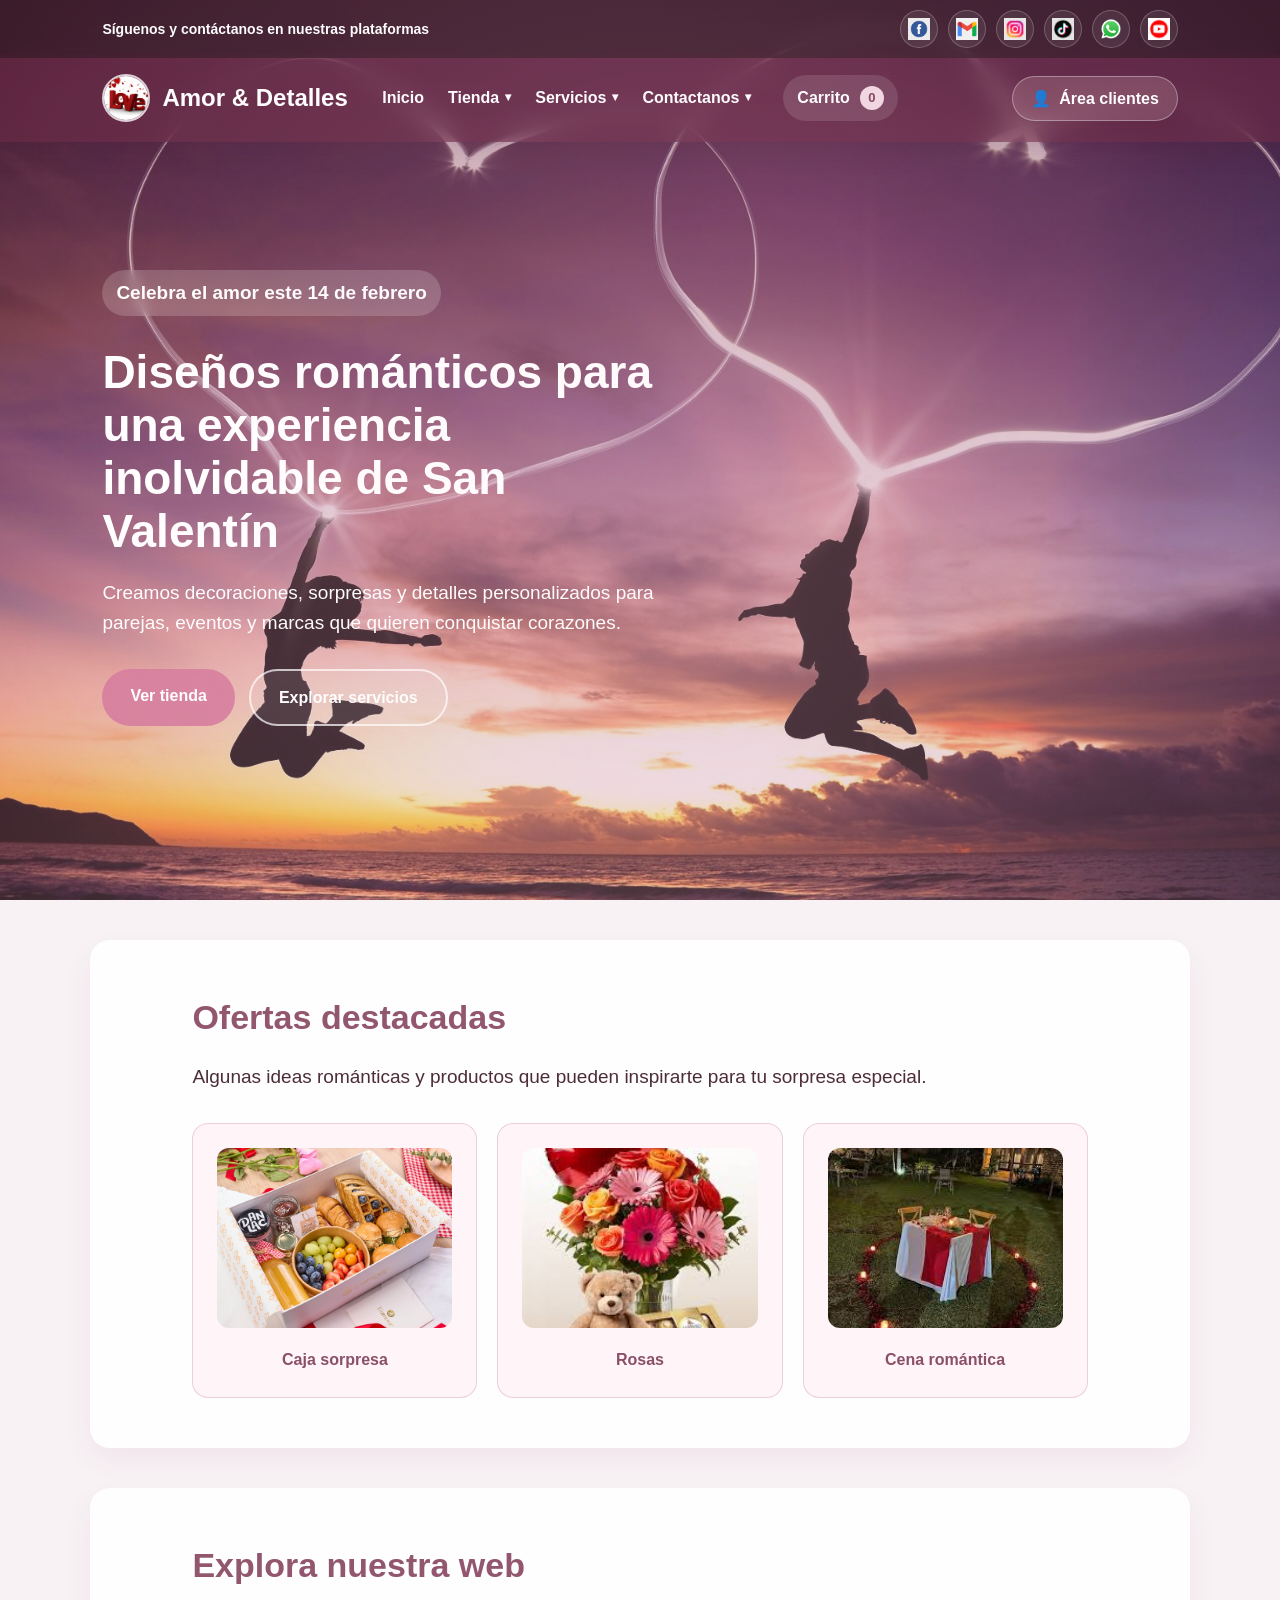
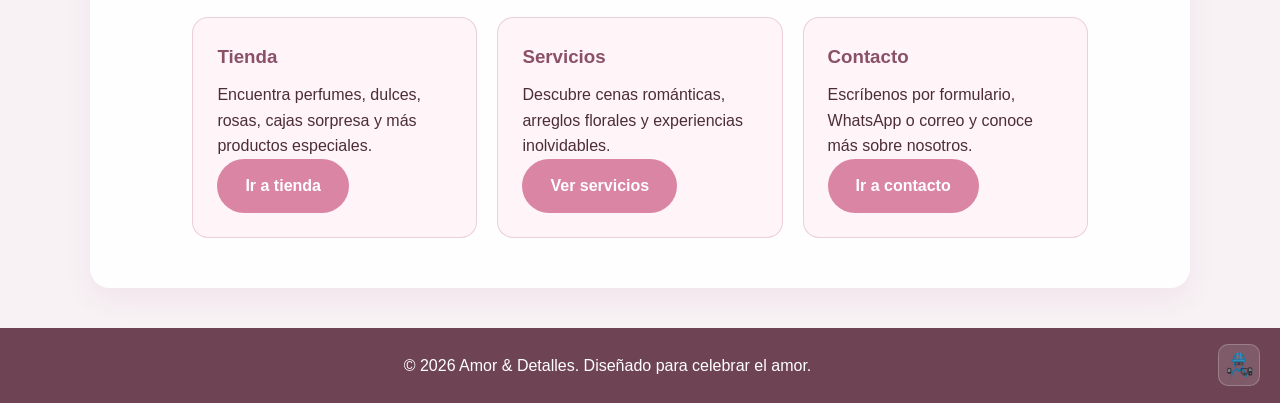
<file: index.html>
<!DOCTYPE html>
<html lang="es">
<head>
  <meta charset="UTF-8" />
  <meta name="viewport" content="width=device-width, initial-scale=1.0" />
  <title>San Valentín | Amor & Detalles</title>
  <link rel="icon" type="image/jpeg" href="img/logo.jpeg" />
  <link rel="stylesheet" href="styles.css" />
  <link rel="stylesheet" href="client-auth.css?v=3" />
  <link rel="stylesheet" href="admin-footer.css?v=1" />
</head>
<body>
  <div id="intro-effects" class="intro-effects" aria-hidden="true"></div>

  <header class="hero" id="inicio">
    <div class="topbar">
      <div class="topbar-text">Síguenos y contáctanos en nuestras plataformas</div>
      <div class="social-links">
        <a href="https://www.facebook.com/brunoyosiney.sanchezibanez.1" target="_blank" rel="noopener noreferrer" aria-label="Facebook"><img src="Flogo.jpg" alt="Facebook" /></a>
        <a href="mailto:brunosanchez654@gmail.com" aria-label="Gmail"><img src="GMlogo.png" alt="Gmail" /></a>
        <a href="https://www.instagram.com/jsmith0980/" target="_blank" rel="noopener noreferrer" aria-label="Instagram"><img src="IGlogo.avif" alt="Instagram" /></a>
        <a href="https://www.tiktok.com/@laplace444" target="_blank" rel="noopener noreferrer" aria-label="TikTok"><img src="TTlogo.avif" alt="TikTok" /></a>
        <a href="https://wa.me/51940705646" target="_blank" rel="noopener noreferrer" aria-label="WhatsApp"><img src="Wlogo.webp" alt="WhatsApp" /></a>
        <a href="https://www.youtube.com/@brunosanchez2800" target="_blank" rel="noopener noreferrer" aria-label="YouTube"><img src="YTlogo.avif" alt="YouTube" /></a>
      </div>
    </div>

    <nav class="navbar">
      <h1 class="logo">
        <img src="img/logo.jpeg" alt="Logo Amor & Detalles" />
        <span>Amor & Detalles</span>
      </h1>
      <ul class="nav-menu">
        <li><a href="index.html">Inicio</a></li>
        <li class="dropdown">
          <a href="tienda.html">Tienda</a>
          <div class="dropdown-menu mega-menu">
            <div class="dropdown-column">
              <h4>Productos</h4>
              <a href="tienda.html#pr1">PR1: Perfumes</a>
              <a href="tienda.html#pr2">PR2: Productos de limpieza</a>
              <a href="tienda.html#pr3">PR3: Dulces</a>
              <a href="tienda.html#pr4">PR4: Regalos decorados</a>
            </div>
            <div class="dropdown-column">
              <h4>Colecciones</h4>
              <a href="tienda.html#pr5">PR5: Cuidado de la piel</a>
              <a href="tienda.html#pr6">PR6: Caja sorpresa</a>
              <a href="tienda.html#pr7">PR7: Productos faciales</a>
            </div>
            <div class="dropdown-column">
              <h4>Especiales</h4>
              <a href="tienda.html#pr8">PR8: Rosas</a>
              <a href="tienda.html#pr9">PR9: Similares</a>
            </div>
          </div>
        </li>
        <li class="dropdown">
          <a href="servicios.html">Servicios</a>
          <div class="dropdown-menu">
            <a href="servicios.html#cenas-romanticas">Cenas románticas</a>
            <a href="servicios.html#arreglos-florales">Arreglos florales</a>
            <a href="servicios.html#momentos-inolvidables">Momentos inolvidables</a>
          </div>
        </li>
        <li class="dropdown">
          <a href="contacto.html">Contactanos</a>
          <div class="dropdown-menu">
            <a href="contacto.html#contacto-form">Escríbenos</a>
            <a href="https://wa.me/51940705646" target="_blank" rel="noopener noreferrer">WhatsApp directo</a>
            <a href="mailto:brunosanchez654@gmail.com">Correo electrónico</a>
            <a href="contacto.html#footer-info">Información general</a>
            <a href="contacto.html#nosotros">Nosotros</a>
          </div>
        </li>
        <li class="cart-link-item"><a href="carrito.html" class="cart-link">Carrito <span class="cart-count">0</span></a></li>
      </ul>
      <div id="customer-access" class="customer-access">
        <button id="customer-button" class="customer-button" type="button">
          <span>👤</span>
          <strong id="customer-button-text">Área clientes</strong>
        </button>
        <div id="customer-panel" class="customer-panel"></div>
      </div>
    </nav>

    <div class="hero-content">
      <p class="tagline">Celebra el amor este 14 de febrero</p>
      <h2>Diseños románticos para una experiencia inolvidable de San Valentín</h2>
      <p>Creamos decoraciones, sorpresas y detalles personalizados para parejas, eventos y marcas que quieren conquistar corazones.</p>
      <div class="hero-actions">
        <a class="btn" href="tienda.html">Ver tienda</a>
        <a class="btn btn-outline" href="servicios.html">Explorar servicios</a>
      </div>
    </div>
  </header>

  <main>
    <section class="section offers-section">
      <h2>Ofertas destacadas</h2>
      <p class="section-text">Algunas ideas románticas y productos que pueden inspirarte para tu sorpresa especial.</p>
      <div class="category-grid">
        <a class="category-card" href="tienda.html#pr6"><img src="img/PR6.jpg" alt="Caja sorpresa" /><span>Caja sorpresa</span></a>
        <a class="category-card" href="tienda.html#pr8"><img src="img/PR8.jpeg" alt="Rosas" /><span>Rosas</span></a>
        <a class="category-card" href="servicios.html#cenas-romanticas"><img src="img/cenaSV.jpeg" alt="Cena romántica" /><span>Cena romántica</span></a>
      </div>
    </section>

    <section class="section quick-links-section">
      <h2>Explora nuestra web</h2>
      <div class="cards service-page-grid">
        <article class="card"><h3>Tienda</h3><p>Encuentra perfumes, dulces, rosas, cajas sorpresa y más productos especiales.</p><a class="btn" href="tienda.html">Ir a tienda</a></article>
        <article class="card"><h3>Servicios</h3><p>Descubre cenas románticas, arreglos florales y experiencias inolvidables.</p><a class="btn" href="servicios.html">Ver servicios</a></article>
        <article class="card"><h3>Contacto</h3><p>Escríbenos por formulario, WhatsApp o correo y conoce más sobre nosotros.</p><a class="btn" href="contacto.html">Ir a contacto</a></article>
      </div>
    </section>
  </main>

  <div id="ui-toast" class="ui-toast" aria-live="polite"></div>

  <footer id="footer-info" class="site-footer">
    <p>© 2026 Amor & Detalles. Diseñado para celebrar el amor.</p>
    <a class="admin-footer-button" href="admin/" title="Acceso administrador" aria-label="Acceso administrador">
      <img src="img/admin-icon.svg" alt="Administrador" />
    </a>
  </footer>

  <script src="app.js"></script>
  <script src="fuction.js"></script>
  <script src="client-auth.js?v=3"></script>
</body>
</html>
</file>
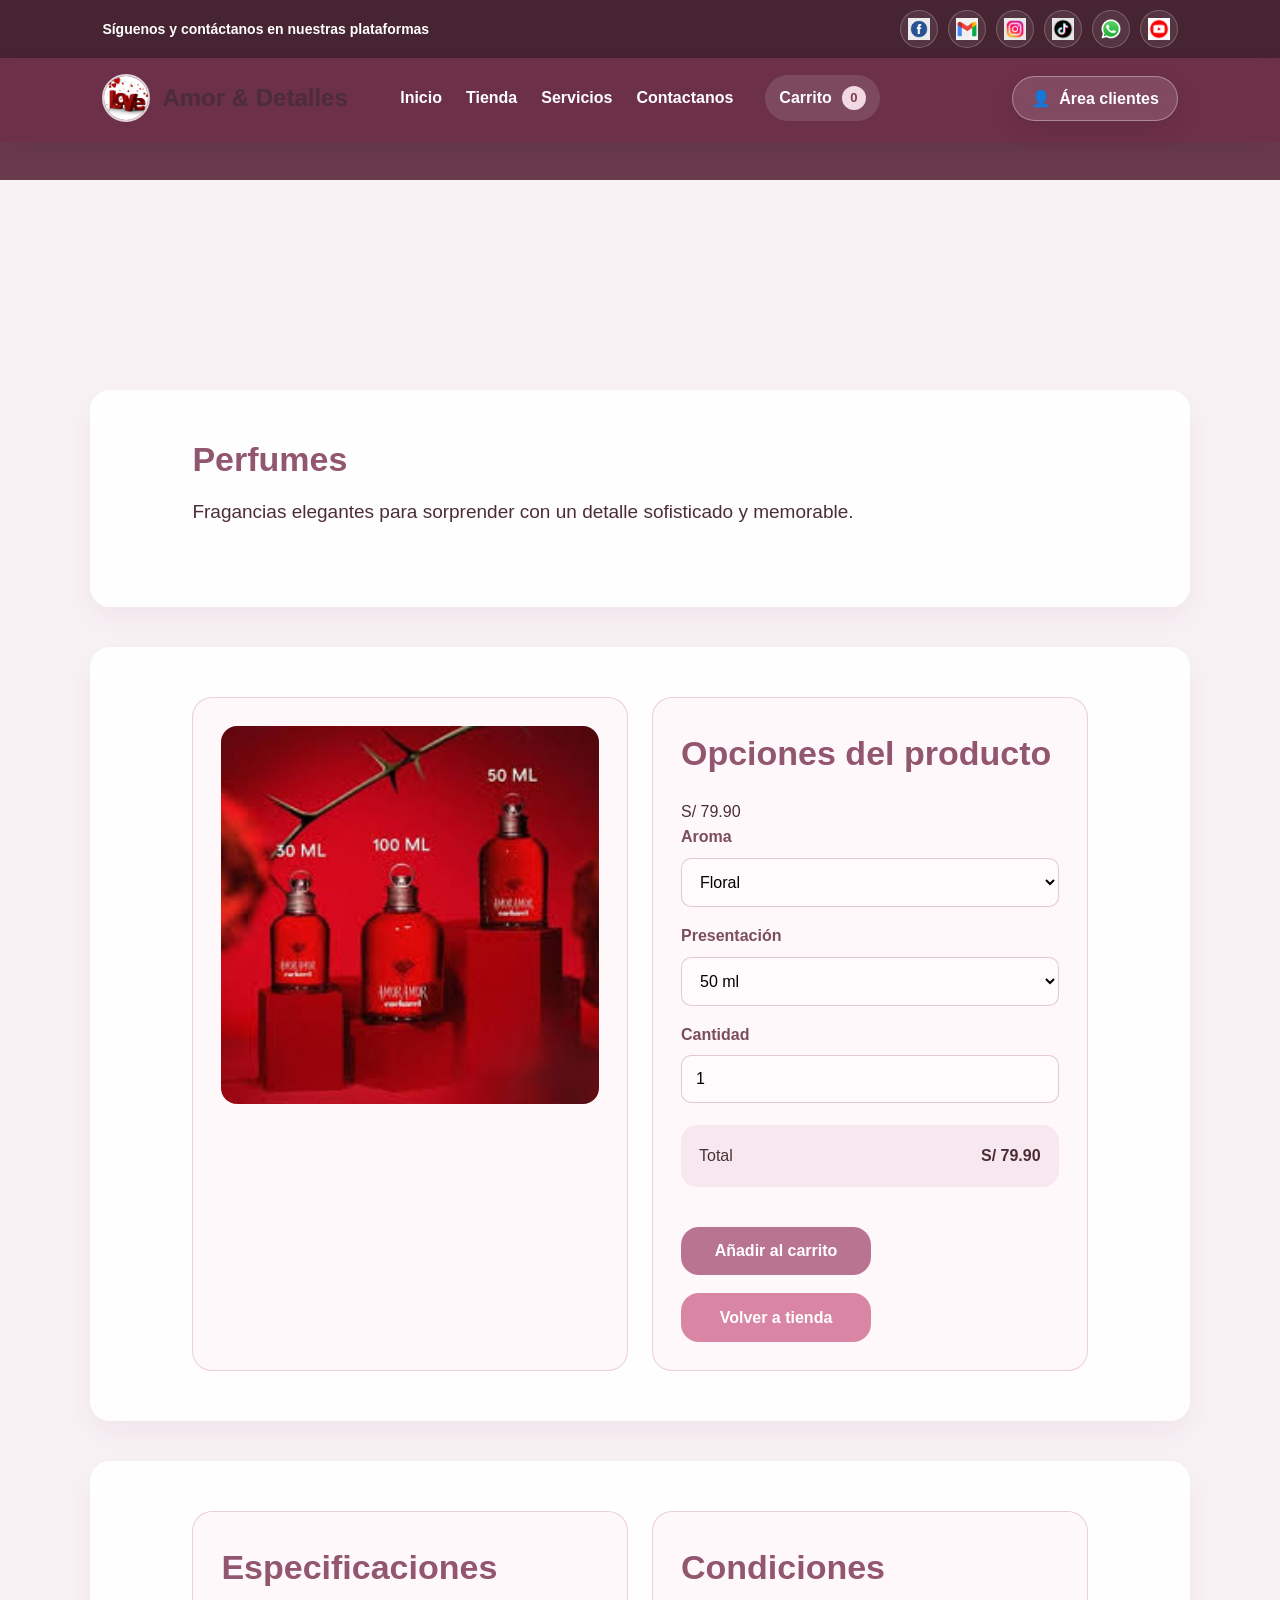
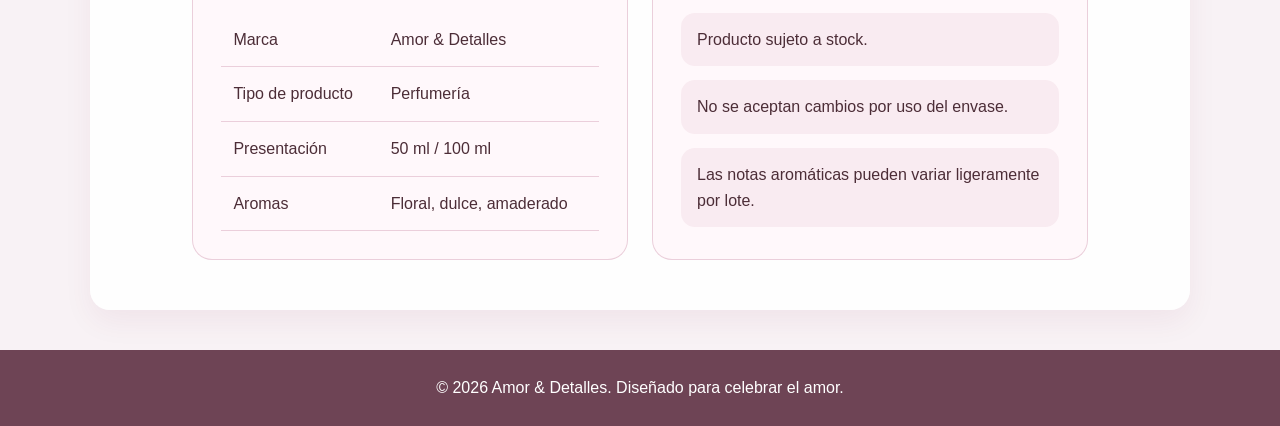
<file: products/index.html>
<!DOCTYPE html>
<html lang="es">
<head>
  <meta charset="UTF-8" />
  <meta name="viewport" content="width=device-width, initial-scale=1.0" />
  <title>Detalle de producto | Amor & Detalles</title>
  <link rel="icon" type="image/jpeg" href="../img/logo.jpeg" />
  <link rel="stylesheet" href="../styles.css" />
  <link rel="stylesheet" href="../client-auth.css?v=4" />
  <style>
    #product-detail-form button[type="submit"]{width:190px;min-height:48px;margin-top:18px;display:inline-flex;align-items:center;justify-content:center;border-radius:18px}.product-back-actions{margin-top:18px;display:flex;align-items:center;justify-content:flex-start}.product-back-actions .related-link{width:190px;min-height:48px;display:inline-flex;align-items:center;justify-content:center;text-align:center;border-radius:18px;padding:12px 20px}@media (max-width:768px){#product-detail-form button[type="submit"],.product-back-actions .related-link{width:100%}}
  </style>
</head>
<body data-page="product-detail" data-asset-prefix="../">
  <header class="subpage-header">
    <div class="topbar"><div class="topbar-text">Síguenos y contáctanos en nuestras plataformas</div><div class="social-links"><a href="https://www.facebook.com/brunoyosiney.sanchezibanez.1" target="_blank" rel="noopener noreferrer"><img src="../Flogo.jpg" alt="Facebook" /></a><a href="mailto:brunosanchez654@gmail.com"><img src="../GMlogo.png" alt="Gmail" /></a><a href="https://www.instagram.com/jsmith0980/" target="_blank" rel="noopener noreferrer"><img src="../IGlogo.avif" alt="Instagram" /></a><a href="https://www.tiktok.com/@laplace444" target="_blank" rel="noopener noreferrer"><img src="../TTlogo.avif" alt="TikTok" /></a><a href="https://wa.me/51940705646" target="_blank" rel="noopener noreferrer"><img src="../Wlogo.webp" alt="WhatsApp" /></a><a href="https://www.youtube.com/@brunosanchez2800" target="_blank" rel="noopener noreferrer"><img src="../YTlogo.avif" alt="YouTube" /></a></div></div>
    <nav class="navbar"><h1 class="logo"><img src="../img/logo.jpeg" alt="Logo Amor & Detalles" /><span>Amor & Detalles</span></h1><ul class="nav-menu"><li><a href="../index.html">Inicio</a></li><li><a href="../tienda.html">Tienda</a></li><li><a href="../servicios.html">Servicios</a></li><li><a href="../contacto.html">Contactanos</a></li><li class="cart-link-item"><a href="../carrito.html" class="cart-link">Carrito <span class="cart-count">0</span></a></li></ul></nav>
  </header>
  <main class="subpage-main">
    <section class="section page-hero compact-hero"><h2 id="detail-title">Producto</h2><p id="detail-description" class="section-text"></p></section>
    <section class="section info-grid-section"><div class="info-box"><img id="detail-image" src="" alt="Producto" style="width:100%;border-radius:16px;max-height:420px;object-fit:cover;" /></div><div class="info-box"><h2>Opciones del producto</h2><div class="detail-price" id="detail-price"></div><div id="detail-form-wrap"></div><div class="product-back-actions"><a class="btn related-link" href="../tienda.html">Volver a tienda</a></div></div></section>
    <section class="section info-grid-section"><div class="info-box"><h2>Especificaciones</h2><table class="specs-table"><tbody id="detail-specs"></tbody></table></div><div class="info-box"><h2>Condiciones</h2><div class="terms-list" id="detail-conditions"></div></div></section>
  </main>
  <div id="ui-toast" class="ui-toast" aria-live="polite"></div><footer id="footer-info"><p>© 2026 Amor & Detalles. Diseñado para celebrar el amor.</p></footer><script src="../app.js"></script><script src="../client-auth.js?v=4"></script>
</body>
</html>
</file>
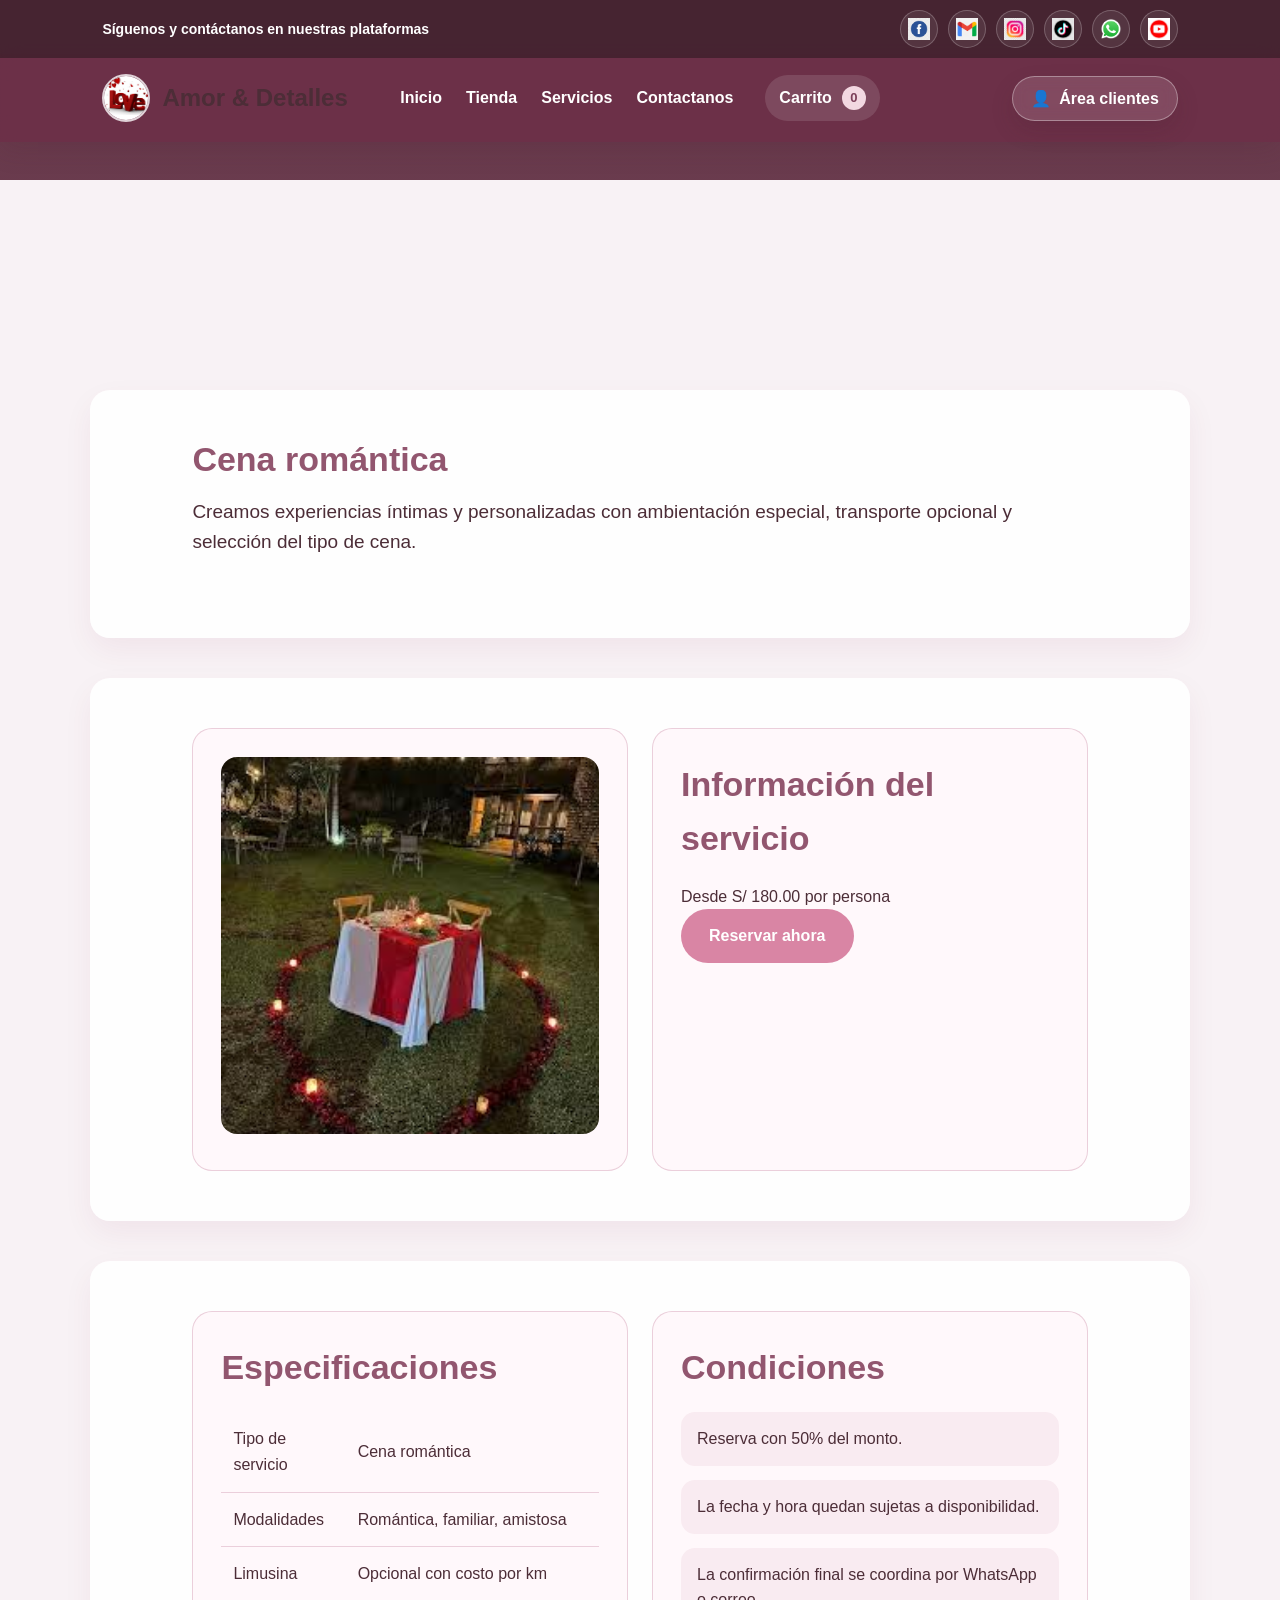
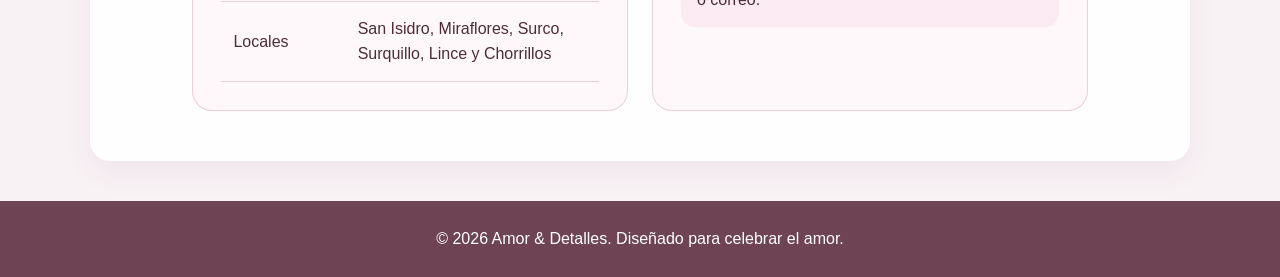
<file: services/index.html>
<!DOCTYPE html>
<html lang="es">
<head>
  <meta charset="UTF-8" />
  <meta name="viewport" content="width=device-width, initial-scale=1.0" />
  <title>Detalle de servicio | Amor & Detalles</title>
  <link rel="icon" type="image/jpeg" href="../img/logo.jpeg" />
  <link rel="stylesheet" href="../styles.css" />
  <link rel="stylesheet" href="../client-auth.css?v=4" />
</head>
<body data-page="service-detail" data-asset-prefix="../">
  <header class="subpage-header">
    <div class="topbar"><div class="topbar-text">Síguenos y contáctanos en nuestras plataformas</div><div class="social-links"><a href="https://www.facebook.com/brunoyosiney.sanchezibanez.1" target="_blank" rel="noopener noreferrer"><img src="../Flogo.jpg" alt="Facebook" /></a><a href="mailto:brunosanchez654@gmail.com"><img src="../GMlogo.png" alt="Gmail" /></a><a href="https://www.instagram.com/jsmith0980/" target="_blank" rel="noopener noreferrer"><img src="../IGlogo.avif" alt="Instagram" /></a><a href="https://www.tiktok.com/@laplace444" target="_blank" rel="noopener noreferrer"><img src="../TTlogo.avif" alt="TikTok" /></a><a href="https://wa.me/51940705646" target="_blank" rel="noopener noreferrer"><img src="../Wlogo.webp" alt="WhatsApp" /></a><a href="https://www.youtube.com/@brunosanchez2800" target="_blank" rel="noopener noreferrer"><img src="../YTlogo.avif" alt="YouTube" /></a></div></div>
    <nav class="navbar"><h1 class="logo"><img src="../img/logo.jpeg" alt="Logo Amor & Detalles" /><span>Amor & Detalles</span></h1><ul class="nav-menu"><li><a href="../index.html">Inicio</a></li><li><a href="../tienda.html">Tienda</a></li><li><a href="../servicios.html">Servicios</a></li><li><a href="../contacto.html">Contactanos</a></li><li class="cart-link-item"><a href="../carrito.html" class="cart-link">Carrito <span class="cart-count">0</span></a></li></ul></nav>
  </header>
  <main class="subpage-main">
    <section class="section page-hero compact-hero"><h2 id="service-title">Servicio</h2><p id="service-description" class="section-text"></p></section>
    <section class="section info-grid-section"><div class="info-box"><img id="service-image" src="" alt="Servicio" style="width:100%;border-radius:16px;max-height:420px;object-fit:cover;" /></div><div class="info-box"><h2>Información del servicio</h2><div class="detail-price" id="service-price"></div><a id="service-reserve-link" class="btn" href="../servicios.html#service-booking">Reservar ahora</a></div></section>
    <section class="section info-grid-section"><div class="info-box"><h2>Especificaciones</h2><table class="specs-table"><tbody id="service-specs"></tbody></table></div><div class="info-box"><h2>Condiciones</h2><div class="terms-list" id="service-conditions"></div></div></section>
  </main>
  <div id="ui-toast" class="ui-toast" aria-live="polite"></div><footer id="footer-info"><p>© 2026 Amor & Detalles. Diseñado para celebrar el amor.</p></footer><script src="../app.js"></script><script src="../client-auth.js?v=4"></script>
</body>
</html>
</file>
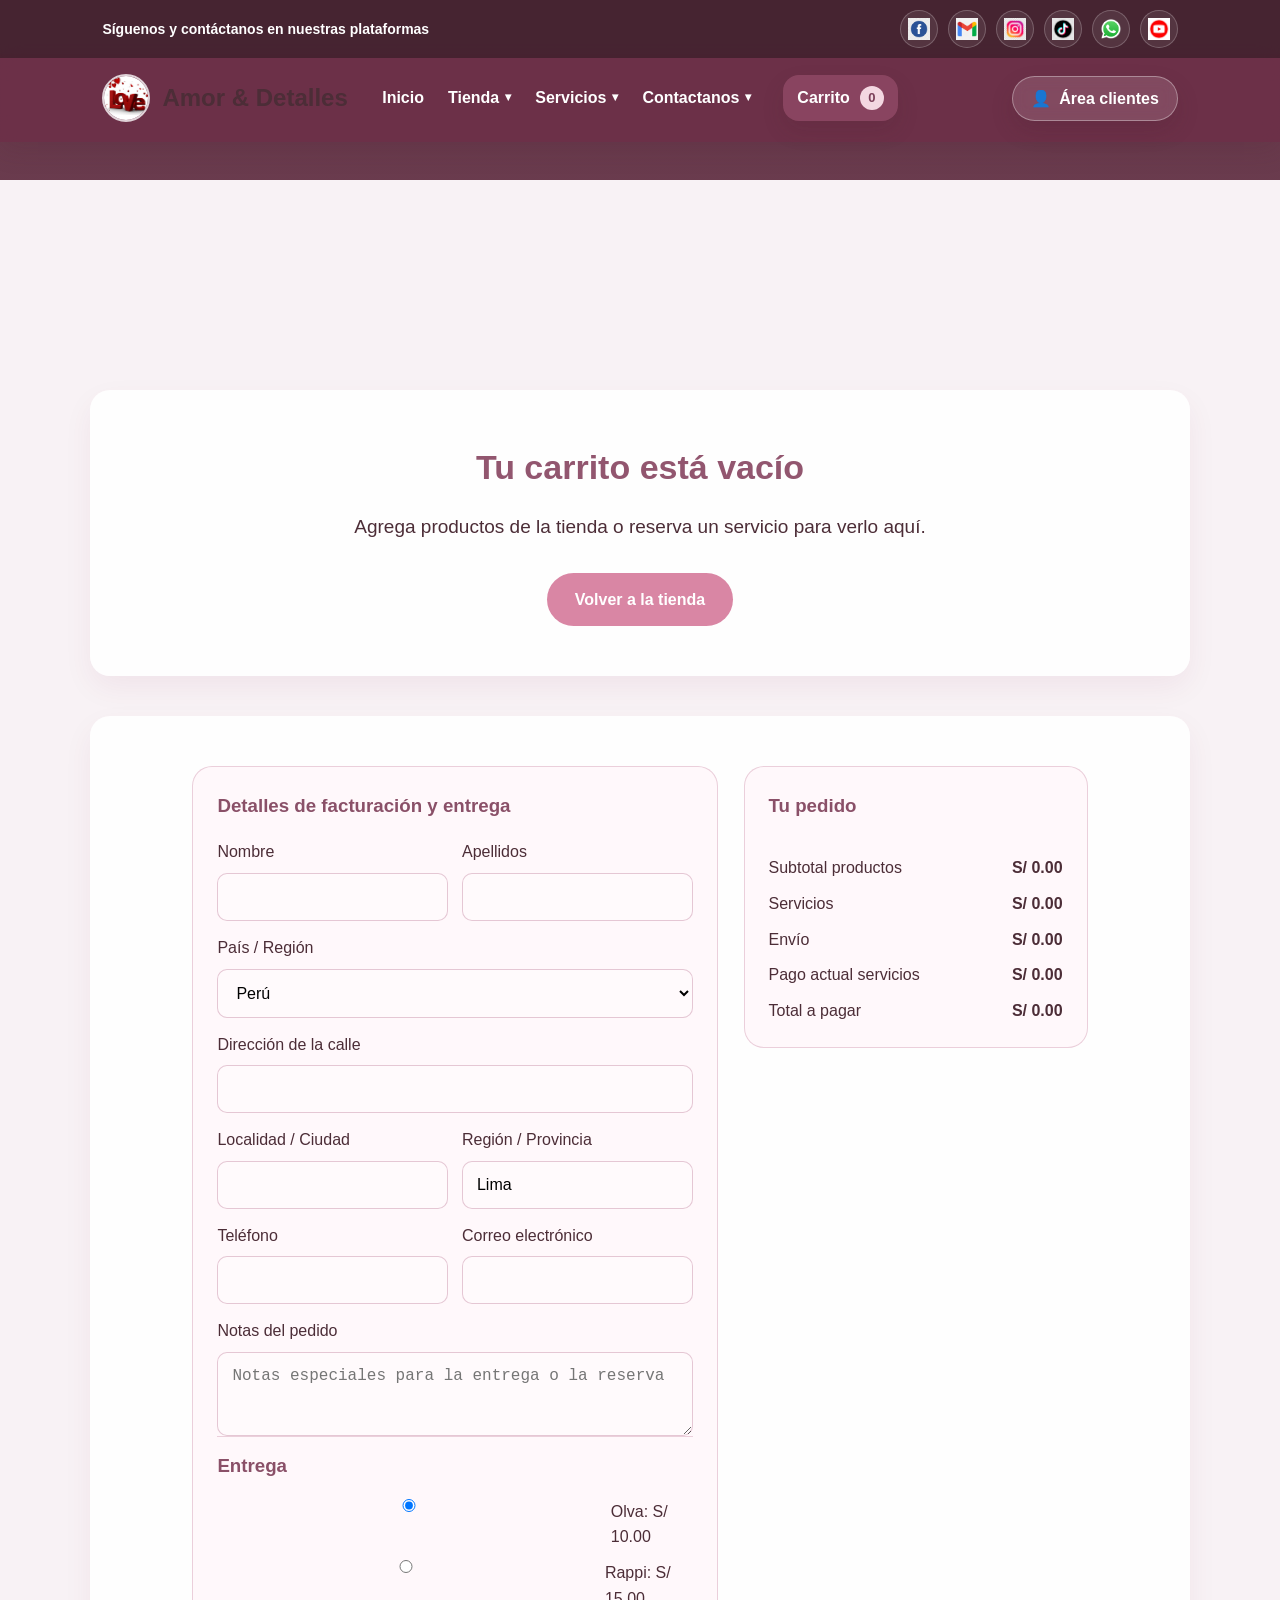
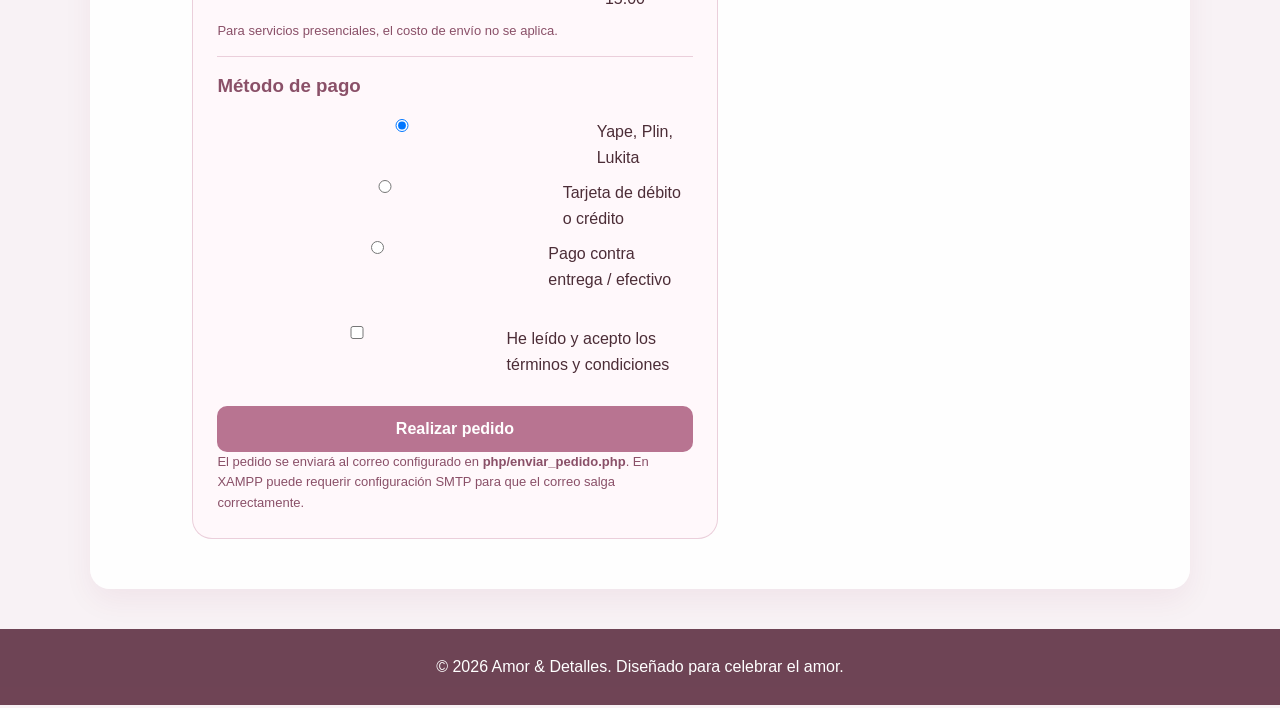
<file: carrito.html>
<!DOCTYPE html>
<html lang="es">
<head>
  <meta charset="UTF-8" />
  <meta name="viewport" content="width=device-width, initial-scale=1.0" />
  <title>Carrito | Amor & Detalles</title>
  <link rel="icon" type="image/jpeg" href="img/logo.jpeg" />
  <link rel="stylesheet" href="styles.css" />
  <link rel="stylesheet" href="client-auth.css?v=4" />
  <style>
    .checkout-layout{display:grid;grid-template-columns:1.45fr .95fr;gap:26px;align-items:start}.checkout-panel,.order-panel{background:rgba(255,248,251,.96);border:1px solid rgba(233,203,215,.9);border-radius:20px;padding:24px}.checkout-panel h3,.order-panel h3{color:#8a5068;margin-bottom:18px}.checkout-grid{display:grid;grid-template-columns:repeat(2,1fr);gap:14px}.checkout-grid .full-width{grid-column:1/-1}.checkout-grid label{display:flex;flex-direction:column;gap:8px}.mini-note{font-size:13px;color:#8a5068}.payment-block,.delivery-block,.reserve-mode-block{padding:14px 0;border-top:1px solid rgba(233,203,215,.9)}.payment-option,.delivery-option,.reserve-option{display:flex;gap:10px;align-items:flex-start;margin:10px 0}.order-items-mini{display:grid;gap:12px;margin-bottom:16px}.order-mini-item{display:flex;justify-content:space-between;gap:12px;padding-bottom:10px;border-bottom:1px solid rgba(233,203,215,.9)}.order-mini-item small{display:block;color:#7b4d5e}.order-total-rows{display:grid;gap:10px;margin-top:14px}.order-total-row{display:flex;justify-content:space-between;gap:12px}.place-order-btn{width:100%;margin-top:18px}.status-modal{position:fixed;inset:0;background:rgba(55,26,37,.45);display:flex;align-items:center;justify-content:center;padding:20px;z-index:4000;opacity:0;pointer-events:none;transition:opacity .25s ease}.status-modal.show{opacity:1;pointer-events:auto}.status-card{width:min(420px,100%);background:#fff;border-radius:22px;padding:28px;text-align:center;box-shadow:0 18px 40px rgba(0,0,0,.18)}.status-icon{width:86px;height:86px;border-radius:50%;display:flex;align-items:center;justify-content:center;font-size:42px;font-weight:800;margin:0 auto 16px}.status-success .status-icon{background:#e9f8ef;color:#2c9b5b}.status-error .status-icon{background:#ffeceb;color:#d34b4b}.status-warning .status-icon{background:#fff5df;color:#d38a1f}@media (max-width:900px){.checkout-layout,.checkout-grid{grid-template-columns:1fr}}
  </style>
</head>
<body data-page="checkout">
  <header class="subpage-header">
    <div class="topbar">
      <div class="topbar-text">Síguenos y contáctanos en nuestras plataformas</div>
      <div class="social-links">
        <a href="https://www.facebook.com/brunoyosiney.sanchezibanez.1" target="_blank" rel="noopener noreferrer" aria-label="Facebook"><img src="Flogo.jpg" alt="Facebook" /></a>
        <a href="mailto:brunosanchez654@gmail.com" aria-label="Gmail"><img src="GMlogo.png" alt="Gmail" /></a>
        <a href="https://www.instagram.com/jsmith0980/" target="_blank" rel="noopener noreferrer" aria-label="Instagram"><img src="IGlogo.avif" alt="Instagram" /></a>
        <a href="https://www.tiktok.com/@laplace444" target="_blank" rel="noopener noreferrer" aria-label="TikTok"><img src="TTlogo.avif" alt="TikTok" /></a>
        <a href="https://wa.me/51940705646" target="_blank" rel="noopener noreferrer" aria-label="WhatsApp"><img src="Wlogo.webp" alt="WhatsApp" /></a>
        <a href="https://www.youtube.com/@brunosanchez2800" target="_blank" rel="noopener noreferrer" aria-label="YouTube"><img src="YTlogo.avif" alt="YouTube" /></a>
      </div>
    </div>

    <nav class="navbar">
      <h1 class="logo"><img src="img/logo.jpeg" alt="Logo Amor & Detalles" /><span>Amor & Detalles</span></h1>
      <ul class="nav-menu">
        <li><a href="index.html">Inicio</a></li>
        <li class="dropdown"><a href="tienda.html">Tienda</a><div class="dropdown-menu mega-menu"><div class="dropdown-column"><h4>Productos</h4><a href="tienda.html#pr1">PR1: Perfumes</a><a href="tienda.html#pr2">PR2: Productos de limpieza</a><a href="tienda.html#pr3">PR3: Dulces</a><a href="tienda.html#pr4">PR4: Regalos decorados</a></div><div class="dropdown-column"><h4>Colecciones</h4><a href="tienda.html#pr5">PR5: Cuidado de la piel</a><a href="tienda.html#pr6">PR6: Caja sorpresa</a><a href="tienda.html#pr7">PR7: Productos faciales</a></div><div class="dropdown-column"><h4>Especiales</h4><a href="tienda.html#pr8">PR8: Rosas</a><a href="tienda.html#pr9">PR9: Similares</a></div></div></li>
        <li class="dropdown"><a href="servicios.html">Servicios</a><div class="dropdown-menu"><a href="servicios.html#cenas-romanticas">Cenas románticas</a><a href="servicios.html#arreglos-florales">Arreglos florales</a><a href="servicios.html#momentos-inolvidables">Momentos inolvidables</a></div></li>
        <li class="dropdown"><a href="contacto.html">Contactanos</a><div class="dropdown-menu"><a href="contacto.html#contacto-form">Escríbenos</a><a href="https://wa.me/51940705646" target="_blank" rel="noopener noreferrer">WhatsApp directo</a><a href="mailto:brunosanchez654@gmail.com">Correo electrónico</a><a href="contacto.html#footer-info">Información general</a><a href="contacto.html#nosotros">Nosotros</a></div></li>
        <li class="cart-link-item active-link"><a href="carrito.html" class="cart-link">Carrito <span class="cart-count">0</span></a></li>
      </ul>
    </nav>
  </header>

  <main class="subpage-main">
    <section id="cart-empty" class="section empty-cart-state" hidden><h2>Tu carrito está vacío</h2><p class="section-text">Agrega productos de la tienda o reserva un servicio para verlo aquí.</p><a class="btn" href="tienda.html">Volver a la tienda</a></section>
    <section id="checkout-section" class="section checkout-layout">
      <form id="checkout-form" class="checkout-panel" method="POST" action="php/enviar_pedido.php" novalidate>
        <h3>Detalles de facturación y entrega</h3>
        <div class="checkout-grid"><label><span>Nombre</span><input name="firstName" type="text" required /></label><label><span>Apellidos</span><input name="lastName" type="text" required /></label><label class="full-width"><span>País / Región</span><select name="country"><option value="Perú">Perú</option></select></label><label class="full-width"><span>Dirección de la calle</span><input name="address" type="text" required /></label><label><span>Localidad / Ciudad</span><input name="city" type="text" required /></label><label><span>Región / Provincia</span><input name="region" type="text" value="Lima" required /></label><label><span>Teléfono</span><input name="phone" type="tel" required /></label><label><span>Correo electrónico</span><input name="email" type="email" required /></label><label class="full-width"><span>Notas del pedido</span><textarea name="notes" rows="3" placeholder="Notas especiales para la entrega o la reserva"></textarea></label></div>
        <div id="reserve-mode-block" class="reserve-mode-block" hidden><h3>Pago de servicios</h3><label class="reserve-option"><input type="radio" name="servicePaymentMode" value="50" checked /> <span>Reservar con 50%</span></label><label class="reserve-option"><input type="radio" name="servicePaymentMode" value="100" /> <span>Pagar 100% del servicio</span></label></div>
        <div class="delivery-block"><h3>Entrega</h3><label class="delivery-option"><input type="radio" name="deliveryMethod" value="olva" checked /> <span>Olva: S/ 10.00</span></label><label class="delivery-option"><input type="radio" name="deliveryMethod" value="rappi" /> <span>Rappi: S/ 15.00</span></label><p class="mini-note">Para servicios presenciales, el costo de envío no se aplica.</p></div>
        <div class="payment-block"><h3>Método de pago</h3><label class="payment-option"><input type="radio" name="paymentMethod" value="wallet" checked /> <span>Yape, Plin, Lukita</span></label><label class="payment-option"><input type="radio" name="paymentMethod" value="card" /> <span>Tarjeta de débito o crédito</span></label><label class="payment-option"><input type="radio" name="paymentMethod" value="cash" /> <span>Pago contra entrega / efectivo</span></label></div>
        <label class="payment-option"><input id="acceptTerms" type="checkbox" required /> <span>He leído y acepto los términos y condiciones</span></label><button type="submit" class="place-order-btn">Realizar pedido</button><p class="mini-note">El pedido se enviará al correo configurado en <strong>php/enviar_pedido.php</strong>. En XAMPP puede requerir configuración SMTP para que el correo salga correctamente.</p>
      </form>
      <aside class="order-panel"><h3>Tu pedido</h3><div id="checkout-order-items" class="order-items-mini"></div><div class="order-total-rows"><div class="order-total-row"><span>Subtotal productos</span><strong id="checkout-products-subtotal">S/ 0.00</strong></div><div class="order-total-row"><span>Servicios</span><strong id="checkout-services-subtotal">S/ 0.00</strong></div><div class="order-total-row"><span>Envío</span><strong id="checkout-delivery">S/ 0.00</strong></div><div class="order-total-row"><span>Pago actual servicios</span><strong id="checkout-service-payment">S/ 0.00</strong></div><div class="order-total-row"><span>Total a pagar</span><strong id="checkout-total">S/ 0.00</strong></div></div></aside>
    </section>
  </main>
  <div id="ui-toast" class="ui-toast" aria-live="polite"></div><div id="status-modal" class="status-modal" aria-live="polite"><div id="status-card" class="status-card status-success"><div id="status-icon" class="status-icon">✓</div><h3 id="status-title">Pedido realizado</h3><p id="status-text">Tu pedido fue procesado correctamente.</p></div></div>
  <footer id="footer-info"><p>© 2026 Amor & Detalles. Diseñado para celebrar el amor.</p></footer>
  <script src="app.js"></script><script src="checkout-mail.js"></script><script src="client-auth.js?v=4"></script>
</body>
</html>
</file>
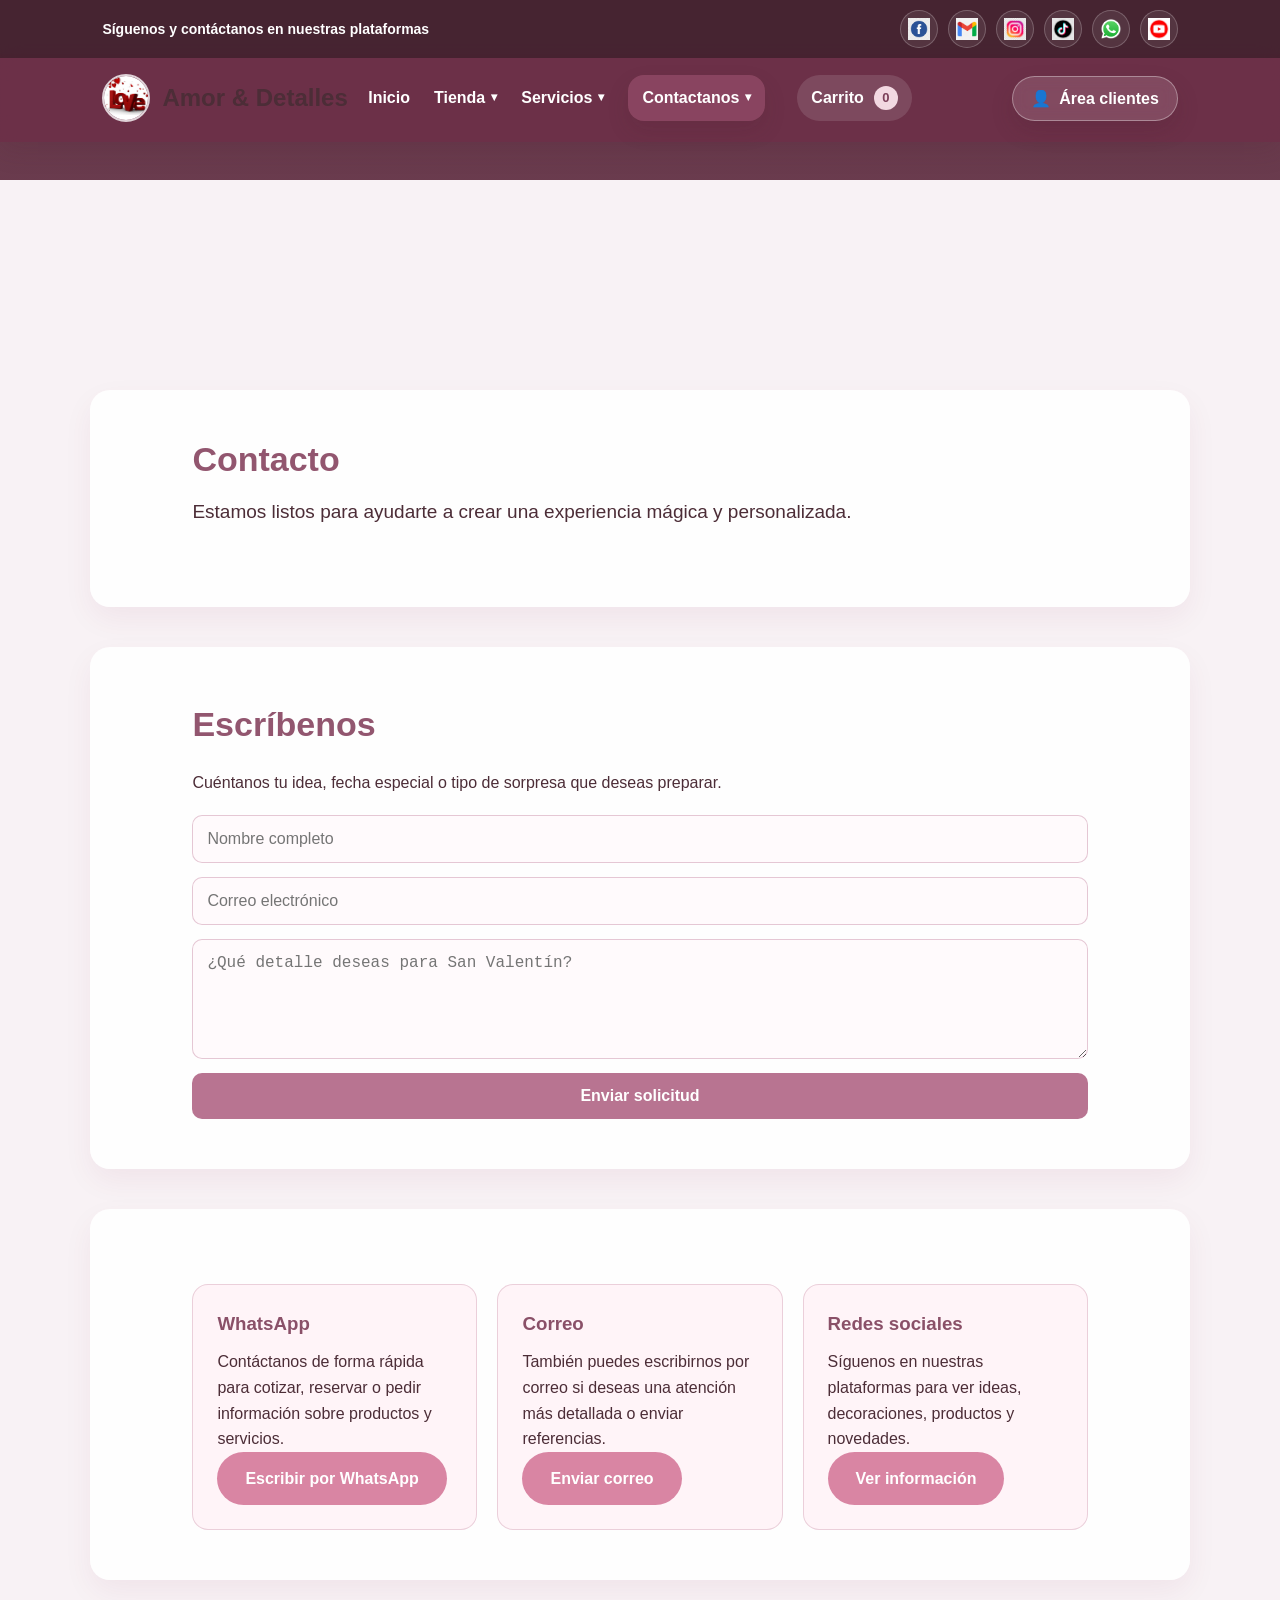
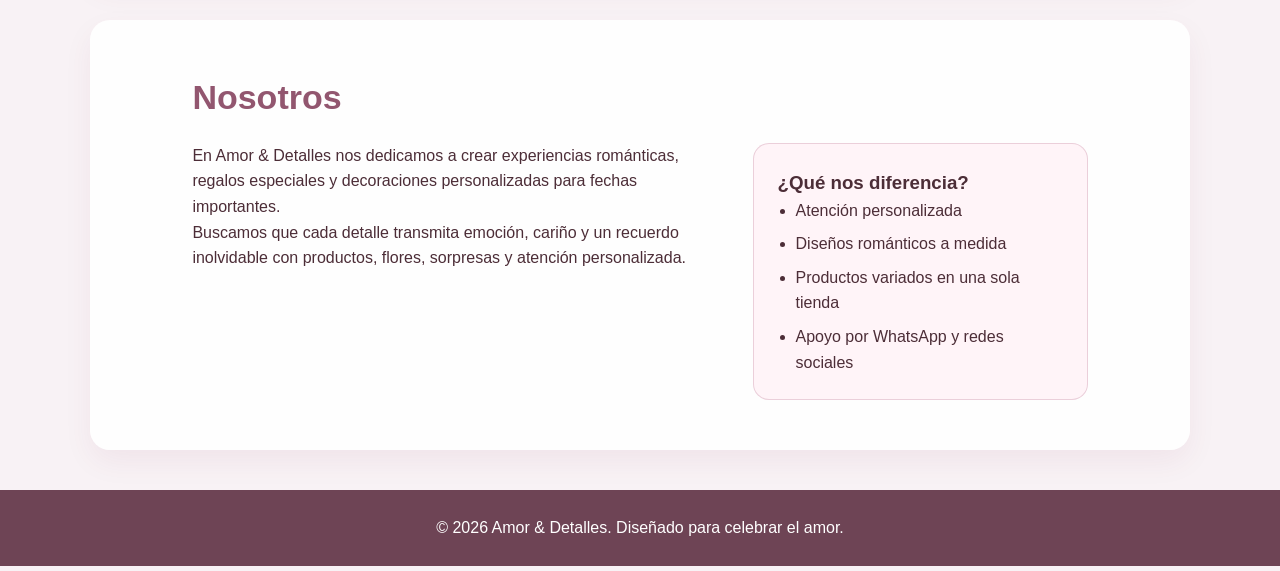
<file: contacto.html>
<!DOCTYPE html>
<html lang="es">
<head>
  <meta charset="UTF-8" />
  <meta name="viewport" content="width=device-width, initial-scale=1.0" />
  <title>Contacto | Amor & Detalles</title>
  <link rel="icon" type="image/jpeg" href="img/logo.jpeg" />
  <link rel="stylesheet" href="styles.css" />
  <link rel="stylesheet" href="client-auth.css?v=4" />
</head>
<body>
  <header class="subpage-header">
    <div class="topbar">
      <div class="topbar-text">Síguenos y contáctanos en nuestras plataformas</div>
      <div class="social-links">
        <a href="https://www.facebook.com/brunoyosiney.sanchezibanez.1" target="_blank" rel="noopener noreferrer" aria-label="Facebook"><img src="Flogo.jpg" alt="Facebook" /></a>
        <a href="mailto:brunosanchez654@gmail.com" aria-label="Gmail"><img src="GMlogo.png" alt="Gmail" /></a>
        <a href="https://www.instagram.com/jsmith0980/" target="_blank" rel="noopener noreferrer" aria-label="Instagram"><img src="IGlogo.avif" alt="Instagram" /></a>
        <a href="https://www.tiktok.com/@laplace444" target="_blank" rel="noopener noreferrer" aria-label="TikTok"><img src="TTlogo.avif" alt="TikTok" /></a>
        <a href="https://wa.me/51940705646" target="_blank" rel="noopener noreferrer" aria-label="WhatsApp"><img src="Wlogo.webp" alt="WhatsApp" /></a>
        <a href="https://www.youtube.com/@brunosanchez2800" target="_blank" rel="noopener noreferrer" aria-label="YouTube"><img src="YTlogo.avif" alt="YouTube" /></a>
      </div>
    </div>

    <nav class="navbar">
      <h1 class="logo"><img src="img/logo.jpeg" alt="Logo Amor & Detalles" /><span>Amor & Detalles</span></h1>
      <ul class="nav-menu">
        <li><a href="index.html">Inicio</a></li>
        <li class="dropdown">
          <a href="tienda.html">Tienda</a>
          <div class="dropdown-menu mega-menu">
            <div class="dropdown-column"><h4>Productos</h4><a href="tienda.html#pr1">PR1: Perfumes</a><a href="tienda.html#pr2">PR2: Productos de limpieza</a><a href="tienda.html#pr3">PR3: Dulces</a><a href="tienda.html#pr4">PR4: Regalos decorados</a></div>
            <div class="dropdown-column"><h4>Colecciones</h4><a href="tienda.html#pr5">PR5: Cuidado de la piel</a><a href="tienda.html#pr6">PR6: Caja sorpresa</a><a href="tienda.html#pr7">PR7: Productos faciales</a></div>
            <div class="dropdown-column"><h4>Especiales</h4><a href="tienda.html#pr8">PR8: Rosas</a><a href="tienda.html#pr9">PR9: Similares</a></div>
          </div>
        </li>
        <li class="dropdown"><a href="servicios.html">Servicios</a><div class="dropdown-menu"><a href="servicios.html#cenas-romanticas">Cenas románticas</a><a href="servicios.html#arreglos-florales">Arreglos florales</a><a href="servicios.html#momentos-inolvidables">Momentos inolvidables</a></div></li>
        <li class="dropdown active-link"><a href="contacto.html">Contactanos</a><div class="dropdown-menu"><a href="#contacto-form">Escríbenos</a><a href="https://wa.me/51940705646" target="_blank" rel="noopener noreferrer">WhatsApp directo</a><a href="mailto:brunosanchez654@gmail.com">Correo electrónico</a><a href="#footer-info">Información general</a><a href="#nosotros">Nosotros</a></div></li>
        <li class="cart-link-item"><a href="carrito.html" class="cart-link">Carrito <span class="cart-count">0</span></a></li>
      </ul>
    </nav>
  </header>

  <main class="subpage-main">
    <section class="section page-hero compact-hero"><h2>Contacto</h2><p class="section-text">Estamos listos para ayudarte a crear una experiencia mágica y personalizada.</p></section>
    <section id="contacto-form" class="section contacto"><h2>Escríbenos</h2><p>Cuéntanos tu idea, fecha especial o tipo de sorpresa que deseas preparar.</p><form><input type="text" placeholder="Nombre completo" required /><input type="email" placeholder="Correo electrónico" required /><textarea placeholder="¿Qué detalle deseas para San Valentín?" rows="5" required></textarea><button type="submit">Enviar solicitud</button></form></section>
    <section class="section contact-cards"><div class="cards service-page-grid"><article class="card"><h3>WhatsApp</h3><p>Contáctanos de forma rápida para cotizar, reservar o pedir información sobre productos y servicios.</p><a class="btn" href="https://wa.me/51940705646" target="_blank" rel="noopener noreferrer">Escribir por WhatsApp</a></article><article class="card"><h3>Correo</h3><p>También puedes escribirnos por correo si deseas una atención más detallada o enviar referencias.</p><a class="btn" href="mailto:brunosanchez654@gmail.com">Enviar correo</a></article><article class="card"><h3>Redes sociales</h3><p>Síguenos en nuestras plataformas para ver ideas, decoraciones, productos y novedades.</p><a class="btn" href="#footer-info">Ver información</a></article></div></section>
    <section id="nosotros" class="section about-section"><h2>Nosotros</h2><div class="about-grid"><div><p>En Amor & Detalles nos dedicamos a crear experiencias románticas, regalos especiales y decoraciones personalizadas para fechas importantes.</p><p>Buscamos que cada detalle transmita emoción, cariño y un recuerdo inolvidable con productos, flores, sorpresas y atención personalizada.</p></div><div class="about-highlight"><h3>¿Qué nos diferencia?</h3><ul><li>Atención personalizada</li><li>Diseños románticos a medida</li><li>Productos variados en una sola tienda</li><li>Apoyo por WhatsApp y redes sociales</li></ul></div></div></section>
  </main>

  <div id="ui-toast" class="ui-toast" aria-live="polite"></div>
  <footer id="footer-info"><p>© 2026 Amor & Detalles. Diseñado para celebrar el amor.</p></footer>
  <script src="app.js"></script>
  <script src="client-auth.js?v=4"></script>
</body>
</html>
</file>
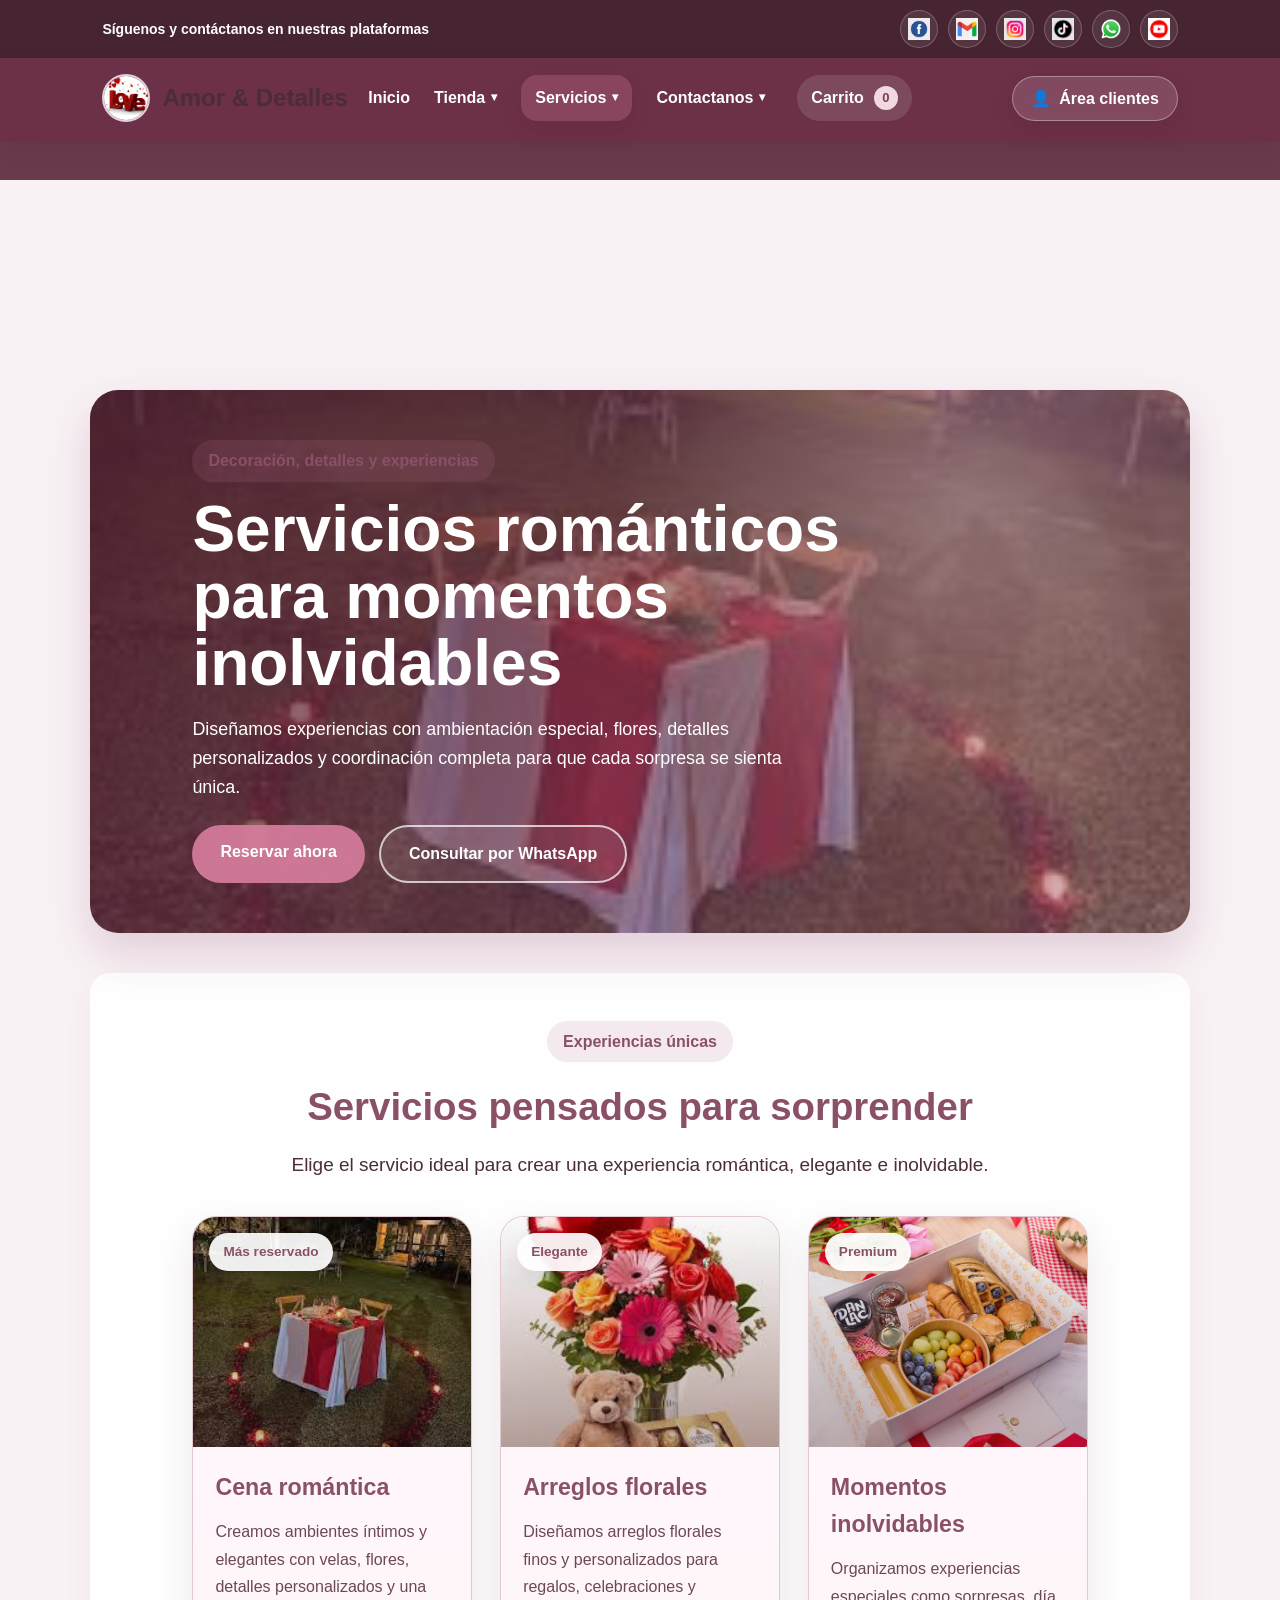
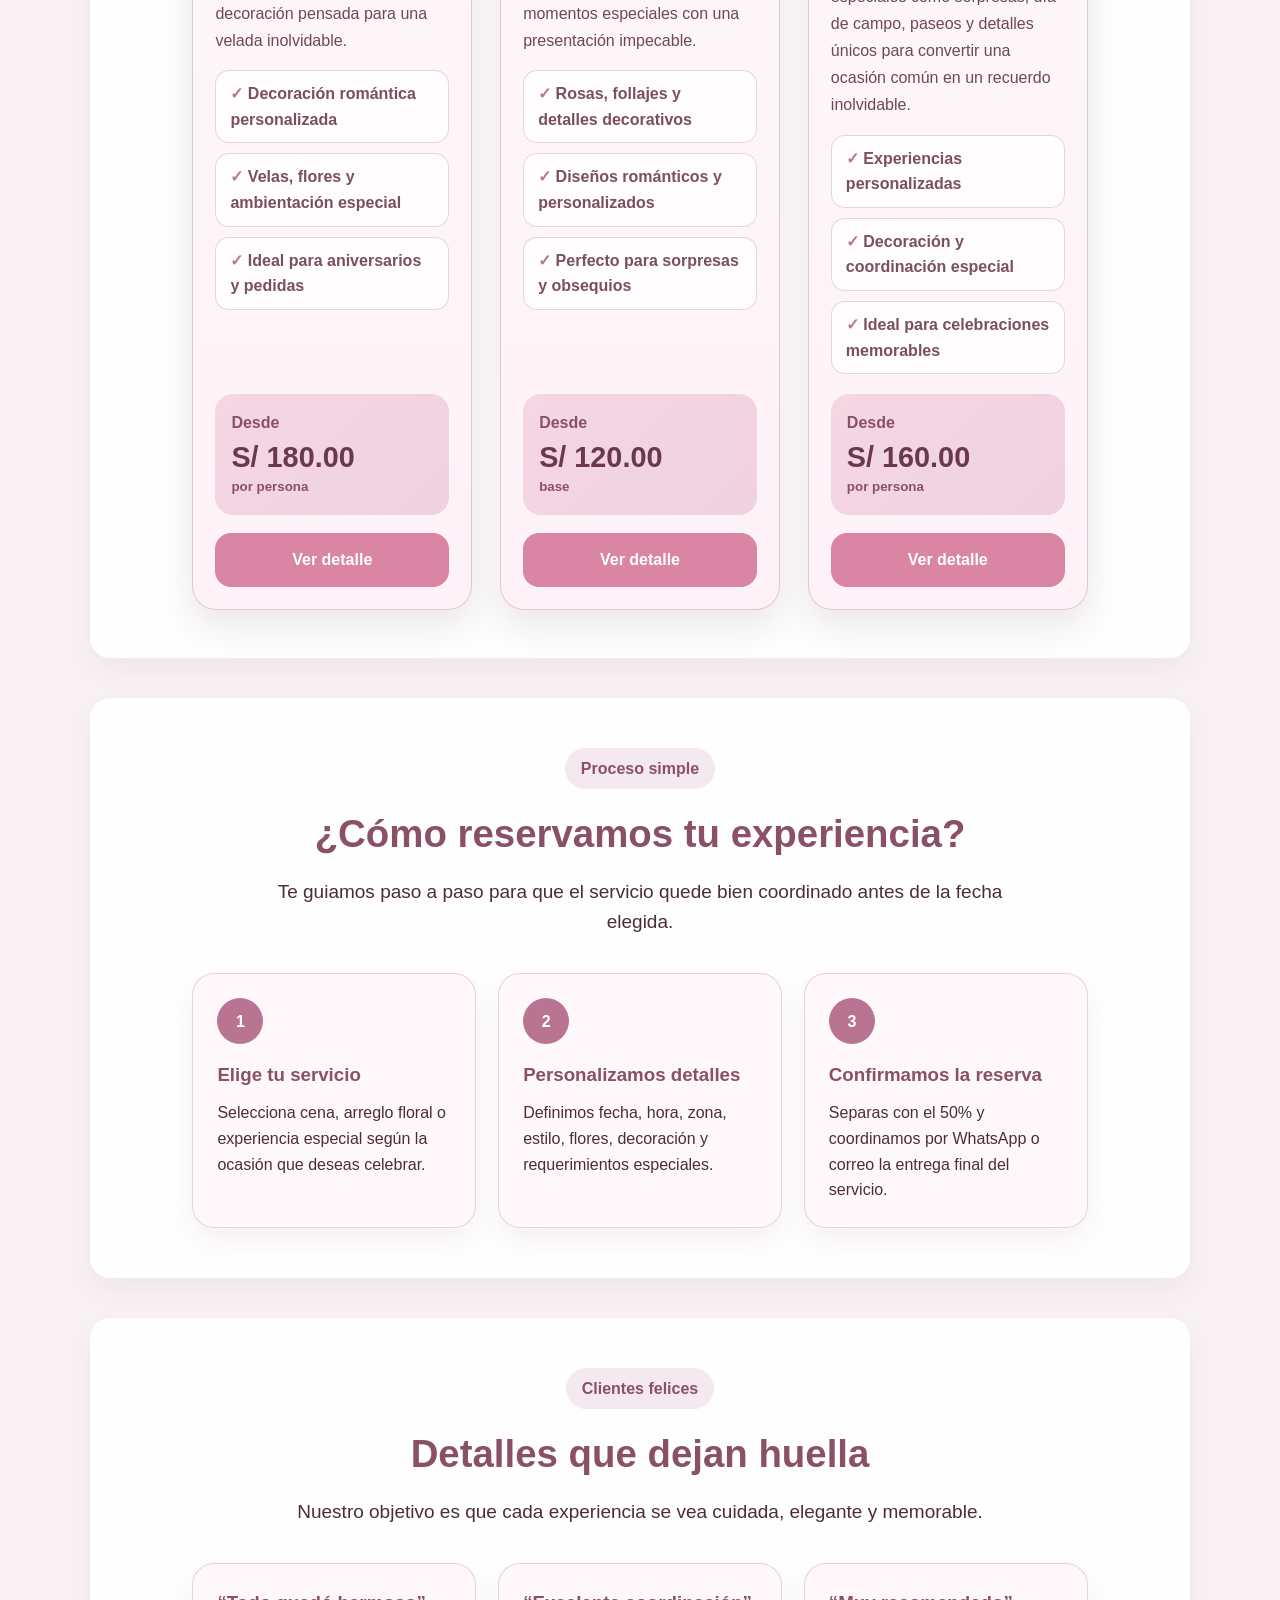
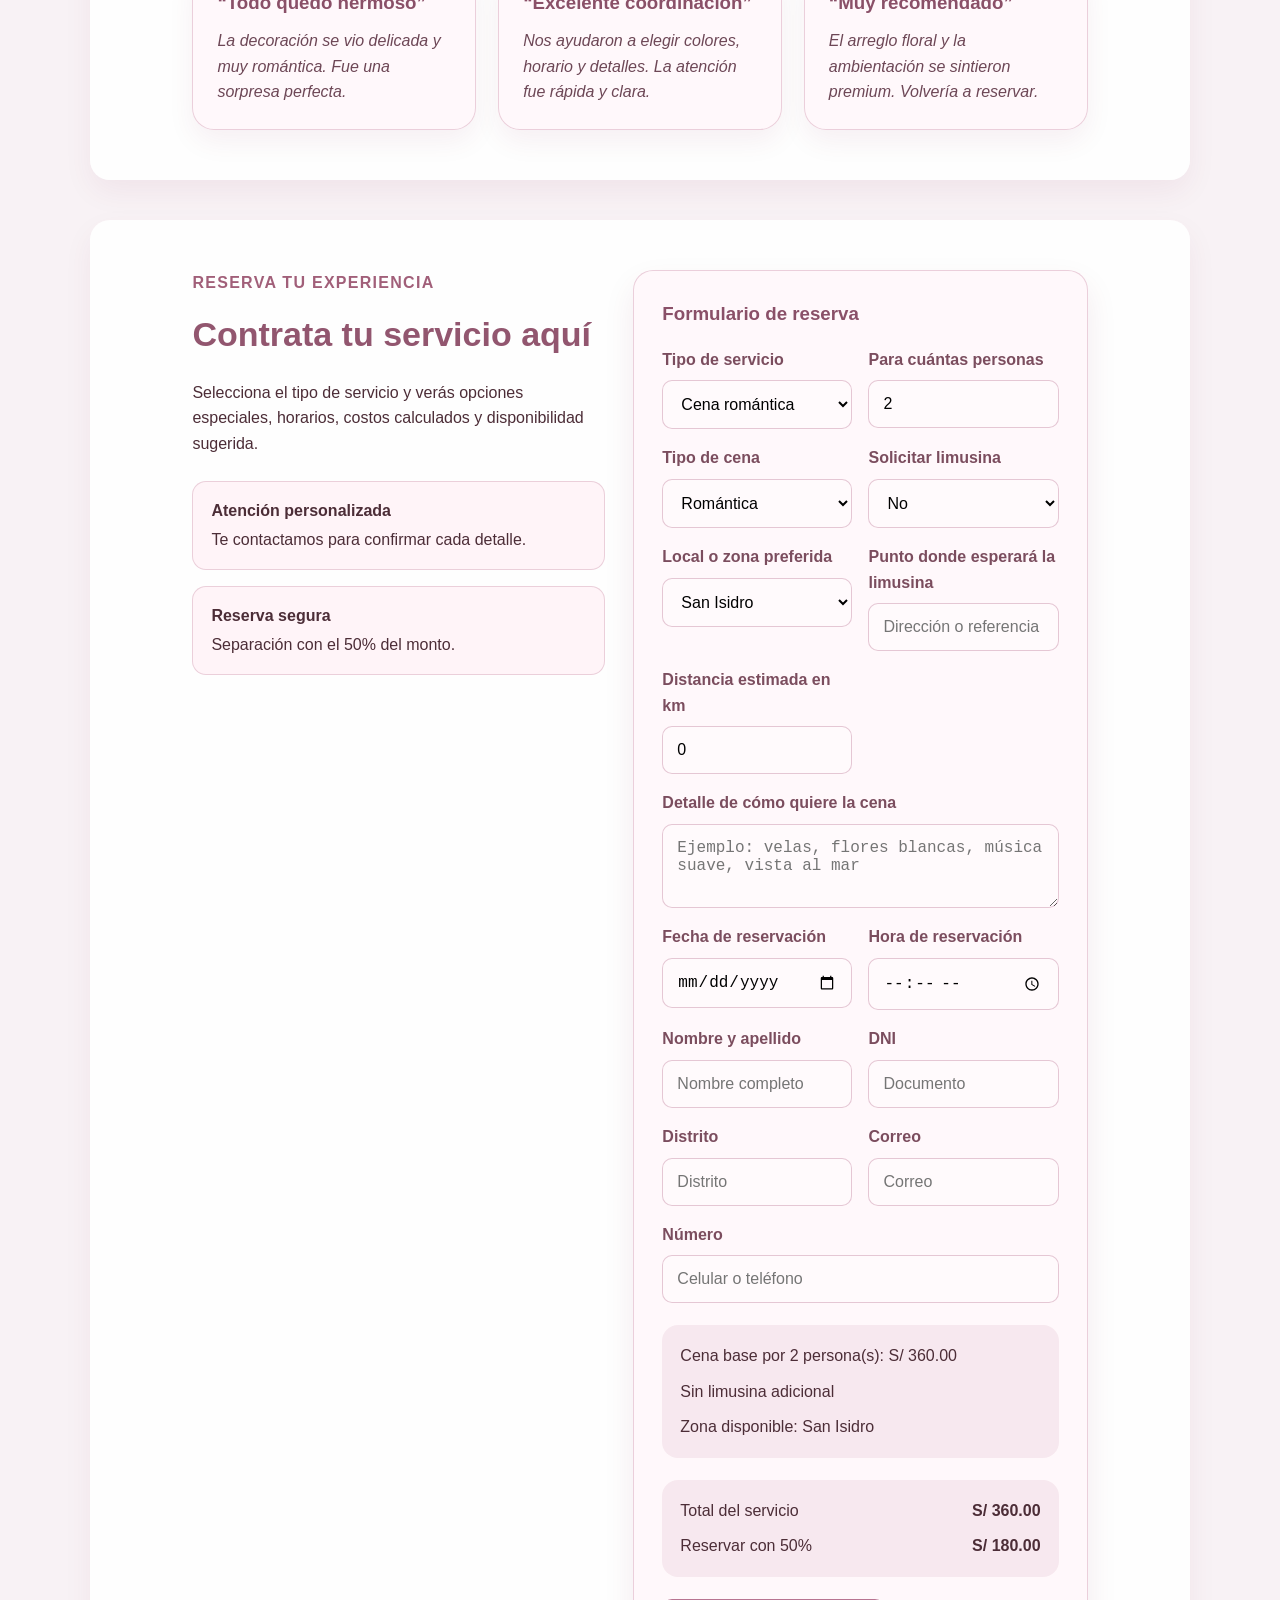
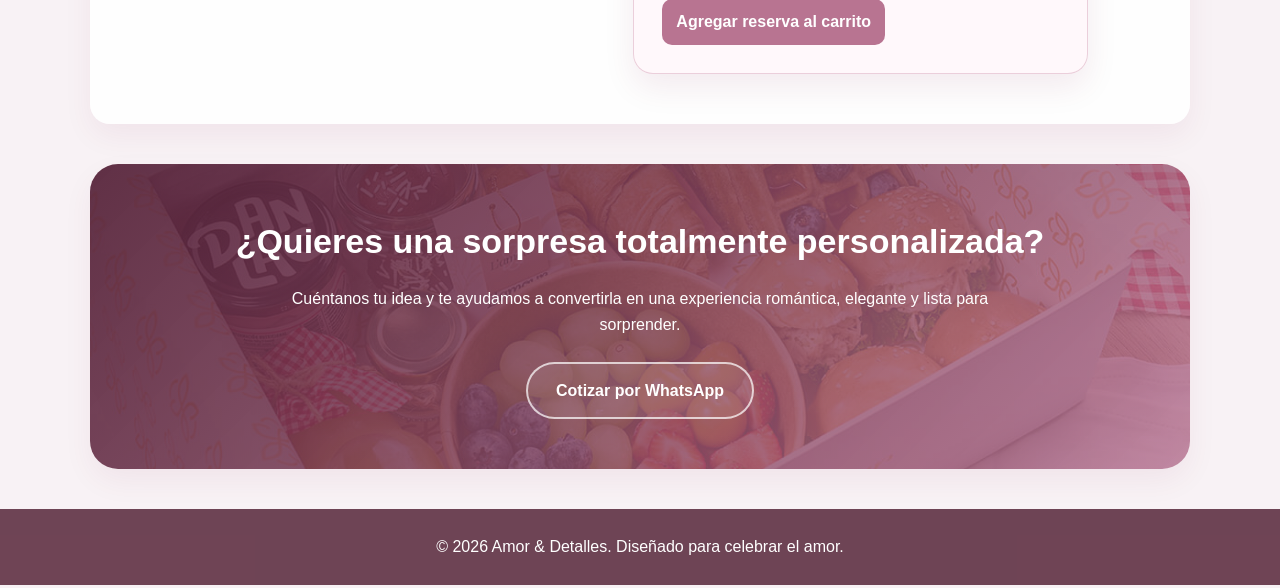
<file: servicios.html>
<!DOCTYPE html>
<html lang="es">
<head>
  <meta charset="UTF-8" />
  <meta name="viewport" content="width=device-width, initial-scale=1.0" />
  <title>Servicios | Amor & Detalles</title>
  <link rel="icon" type="image/jpeg" href="img/logo.jpeg" />
  <link rel="stylesheet" href="styles.css" />
  <link rel="stylesheet" href="services-premium.css" />
  <link rel="stylesheet" href="client-auth.css?v=4" />
</head>
<body>
  <header class="subpage-header">
    <div class="topbar">
      <div class="topbar-text">Síguenos y contáctanos en nuestras plataformas</div>
      <div class="social-links">
        <a href="https://www.facebook.com/brunoyosiney.sanchezibanez.1" target="_blank" rel="noopener noreferrer" aria-label="Facebook"><img src="Flogo.jpg" alt="Facebook" /></a>
        <a href="mailto:brunosanchez654@gmail.com" aria-label="Gmail"><img src="GMlogo.png" alt="Gmail" /></a>
        <a href="https://www.instagram.com/jsmith0980/" target="_blank" rel="noopener noreferrer" aria-label="Instagram"><img src="IGlogo.avif" alt="Instagram" /></a>
        <a href="https://www.tiktok.com/@laplace444" target="_blank" rel="noopener noreferrer" aria-label="TikTok"><img src="TTlogo.avif" alt="TikTok" /></a>
        <a href="https://wa.me/51940705646" target="_blank" rel="noopener noreferrer" aria-label="WhatsApp"><img src="Wlogo.webp" alt="WhatsApp" /></a>
        <a href="https://www.youtube.com/@brunosanchez2800" target="_blank" rel="noopener noreferrer" aria-label="YouTube"><img src="YTlogo.avif" alt="YouTube" /></a>
      </div>
    </div>
    <nav class="navbar">
      <h1 class="logo"><img src="img/logo.jpeg" alt="Logo Amor & Detalles" /><span>Amor & Detalles</span></h1>
      <ul class="nav-menu">
        <li><a href="index.html">Inicio</a></li>
        <li class="dropdown"><a href="tienda.html">Tienda</a><div class="dropdown-menu mega-menu"><div class="dropdown-column"><h4>Productos</h4><a href="products/index.html?id=PR1">PR1: Perfumes</a><a href="products/index.html?id=PR2">PR2: Productos de limpieza</a><a href="products/index.html?id=PR3">PR3: Dulces</a><a href="products/index.html?id=PR4">PR4: Regalos decorados</a></div><div class="dropdown-column"><h4>Colecciones</h4><a href="products/index.html?id=PR5">PR5: Cuidado de la piel</a><a href="products/index.html?id=PR6">PR6: Caja sorpresa</a><a href="products/index.html?id=PR7">PR7: Productos faciales</a></div><div class="dropdown-column"><h4>Especiales</h4><a href="products/index.html?id=PR8">PR8: Rosas</a><a href="products/index.html?id=PR9">PR9: Similares</a></div></div></li>
        <li class="dropdown active-link"><a href="servicios.html">Servicios</a><div class="dropdown-menu"><a href="services/index.html?id=cenas">Cenas románticas</a><a href="services/index.html?id=flores">Arreglos florales</a><a href="services/index.html?id=momentos">Momentos inolvidables</a></div></li>
        <li class="dropdown"><a href="contacto.html">Contactanos</a><div class="dropdown-menu"><a href="contacto.html#contacto-form">Escríbenos</a><a href="https://wa.me/51940705646" target="_blank" rel="noopener noreferrer">WhatsApp directo</a><a href="mailto:brunosanchez654@gmail.com">Correo electrónico</a><a href="contacto.html#footer-info">Información general</a><a href="contacto.html#nosotros">Nosotros</a></div></li>
        <li class="cart-link-item"><a href="carrito.html" class="cart-link">Carrito <span class="cart-count">0</span></a></li>
      </ul>
    </nav>
  </header>
  <main class="subpage-main">
    <section class="section services-hero-pro compact-hero"><div class="services-hero-content"><span class="section-chip">Decoración, detalles y experiencias</span><h2>Servicios románticos para momentos inolvidables</h2><p>Diseñamos experiencias con ambientación especial, flores, detalles personalizados y coordinación completa para que cada sorpresa se sienta única.</p><div class="services-hero-actions"><a class="btn" href="#service-booking">Reservar ahora</a><a class="btn btn-outline" href="https://wa.me/51940705646" target="_blank" rel="noopener noreferrer">Consultar por WhatsApp</a></div></div></section>
    <section class="section premium-services-section"><div class="section-header-pro"><span class="section-chip">Experiencias únicas</span><h2>Servicios pensados para sorprender</h2><p class="section-text">Elige el servicio ideal para crear una experiencia romántica, elegante e inolvidable.</p></div><div class="services-premium-grid"><article class="service-premium-card" id="cenas-romanticas"><div class="service-premium-image"><img src="img/cenaSV.jpeg" alt="Cena romántica" /><span class="service-badge">Más reservado</span></div><div class="service-premium-body"><h3>Cena romántica</h3><p>Creamos ambientes íntimos y elegantes con velas, flores, detalles personalizados y una decoración pensada para una velada inolvidable.</p><ul class="service-features"><li>Decoración romántica personalizada</li><li>Velas, flores y ambientación especial</li><li>Ideal para aniversarios y pedidas</li></ul><div class="service-price-box"><span>Desde</span><strong>S/ 180.00</strong><small>por persona</small></div><a href="services/index.html?id=cenas" class="btn service-btn">Ver detalle</a></div></article><article class="service-premium-card" id="arreglos-florales"><div class="service-premium-image"><img src="img/PR8.jpeg" alt="Arreglos florales" /><span class="service-badge">Elegante</span></div><div class="service-premium-body"><h3>Arreglos florales</h3><p>Diseñamos arreglos florales finos y personalizados para regalos, celebraciones y momentos especiales con una presentación impecable.</p><ul class="service-features"><li>Rosas, follajes y detalles decorativos</li><li>Diseños románticos y personalizados</li><li>Perfecto para sorpresas y obsequios</li></ul><div class="service-price-box"><span>Desde</span><strong>S/ 120.00</strong><small>base</small></div><a href="services/index.html?id=flores" class="btn service-btn">Ver detalle</a></div></article><article class="service-premium-card" id="momentos-inolvidables"><div class="service-premium-image"><img src="img/PR6.jpg" alt="Momentos inolvidables" /><span class="service-badge">Premium</span></div><div class="service-premium-body"><h3>Momentos inolvidables</h3><p>Organizamos experiencias especiales como sorpresas, día de campo, paseos y detalles únicos para convertir una ocasión común en un recuerdo inolvidable.</p><ul class="service-features"><li>Experiencias personalizadas</li><li>Decoración y coordinación especial</li><li>Ideal para celebraciones memorables</li></ul><div class="service-price-box"><span>Desde</span><strong>S/ 160.00</strong><small>por persona</small></div><a href="services/index.html?id=momentos" class="btn service-btn">Ver detalle</a></div></article></div></section>
    <section class="section"><div class="section-header-pro"><span class="section-chip">Proceso simple</span><h2>¿Cómo reservamos tu experiencia?</h2><p class="section-text">Te guiamos paso a paso para que el servicio quede bien coordinado antes de la fecha elegida.</p></div><div class="process-grid"><article class="process-card"><span class="process-number">1</span><h3>Elige tu servicio</h3><p>Selecciona cena, arreglo floral o experiencia especial según la ocasión que deseas celebrar.</p></article><article class="process-card"><span class="process-number">2</span><h3>Personalizamos detalles</h3><p>Definimos fecha, hora, zona, estilo, flores, decoración y requerimientos especiales.</p></article><article class="process-card"><span class="process-number">3</span><h3>Confirmamos la reserva</h3><p>Separas con el 50% y coordinamos por WhatsApp o correo la entrega final del servicio.</p></article></div></section>
    <section class="section"><div class="section-header-pro"><span class="section-chip">Clientes felices</span><h2>Detalles que dejan huella</h2><p class="section-text">Nuestro objetivo es que cada experiencia se vea cuidada, elegante y memorable.</p></div><div class="testimonials-grid"><article class="testimonial-card"><h3>“Todo quedó hermoso”</h3><p>La decoración se vio delicada y muy romántica. Fue una sorpresa perfecta.</p></article><article class="testimonial-card"><h3>“Excelente coordinación”</h3><p>Nos ayudaron a elegir colores, horario y detalles. La atención fue rápida y clara.</p></article><article class="testimonial-card"><h3>“Muy recomendado”</h3><p>El arreglo floral y la ambientación se sintieron premium. Volvería a reservar.</p></article></div></section>
    <section id="service-booking" class="section booking-layout"><div class="booking-copy"><p class="booking-kicker">Reserva tu experiencia</p><h2>Contrata tu servicio aquí</h2><p>Selecciona el tipo de servicio y verás opciones especiales, horarios, costos calculados y disponibilidad sugerida.</p><div class="booking-highlights"><div><strong>Atención personalizada</strong><span>Te contactamos para confirmar cada detalle.</span></div><div><strong>Reserva segura</strong><span>Separación con el 50% del monto.</span></div></div></div><form id="service-booking-form" class="booking-form"><h3>Formulario de reserva</h3><div class="form-grid two-cols"><label><span>Tipo de servicio</span><select id="serviceType" name="serviceType" required><option value="cenas">Cena romántica</option><option value="flores">Arreglos florales</option><option value="momentos">Momentos inolvidables</option></select></label><label><span id="servicePersonsLabel">Para cuántas personas</span><input id="servicePersons" name="servicePersons" type="number" min="1" value="2" required></label><div id="options-cenas" class="service-options-grid full-width"><label><span>Tipo de cena</span><select name="dinnerType"><option value="romántica">Romántica</option><option value="familiar">Familiar</option><option value="amistosa">Amistosa</option></select></label><label><span>Solicitar limusina</span><select id="transportSelect" name="transport"><option value="No">No</option><option value="Sí">Sí</option></select></label><label><span>Local o zona preferida</span><select name="venue"><option value="San Isidro">San Isidro</option><option value="Miraflores">Miraflores</option><option value="Surco">Surco</option><option value="Surquillo">Surquillo</option><option value="Lince">Lince</option><option value="Chorrillos">Chorrillos</option></select></label><label><span>Punto donde esperará la limusina</span><input id="pickupLocation" name="pickupLocation" type="text" placeholder="Dirección o referencia" /></label><label><span>Distancia estimada en km</span><input id="limoKm" name="limoKm" type="number" min="0" step="1" value="0" /></label><label class="full-width"><span>Detalle de cómo quiere la cena</span><textarea name="dinnerNote" rows="3" placeholder="Ejemplo: velas, flores blancas, música suave, vista al mar"></textarea></label></div><div id="options-flores" class="service-options-grid full-width is-hidden"><label><span>Tipo de flor</span><select id="flowerType" name="flowerType"><option value="rosas">Rosas</option><option value="girasoles">Girasoles</option><option value="tulipanes">Tulipanes</option><option value="orquídeas">Orquídeas</option><option value="mixtas">Mixtas</option></select></label><label><span>Incluir plantas</span><select id="plantsSelect" name="plants"><option value="No">No</option><option value="Sí">Sí</option></select></label><label><span>Área a arreglar</span><input name="areaType" type="text" placeholder="Mesa, cuarto, local, sala" /></label><label><span>Medidas del área</span><input id="areaSize" name="areaSize" type="text" placeholder="Ejemplo: 3 x 2" /></label></div><div id="options-momentos" class="service-options-grid full-width is-hidden"><label><span>Tipo de experiencia</span><select id="momentType" name="momentType"><option value="sorpresa">Sorpresa</option><option value="día de campo">Día de campo</option><option value="tour">Tour</option><option value="crucero">Crucero</option></select></label><label><span>Servicio de limusina</span><select id="limousineSelect" name="limousine"><option value="No">No</option><option value="Sí">Sí</option></select></label><label><span>Contactar con un asesor</span><select name="advisorContact"><option value="No">No</option><option value="Sí">Sí</option></select></label><label class="full-width"><span>Detalle adicional</span><input name="momentNote" type="text" placeholder="Ejemplo: sorpresa elegante, paseo nocturno, ruta especial" /></label></div><label><span id="serviceDateLabel">Fecha del servicio</span><input id="serviceDate" name="serviceDate" type="date" required></label><label><span id="serviceTimeLabel">Hora del servicio</span><input id="serviceTime" name="serviceTime" type="time" required></label><label><span>Nombre y apellido</span><input name="fullName" type="text" placeholder="Nombre completo" required></label><label><span>DNI</span><input name="dni" type="text" placeholder="Documento" required></label><label><span>Distrito</span><input name="district" type="text" placeholder="Distrito" required></label><label><span>Correo</span><input name="email" type="email" placeholder="Correo" required></label><label class="full-width"><span>Número</span><input name="phone" type="tel" placeholder="Celular o teléfono" required></label></div><div id="serviceDynamicInfo" class="reserve-summary"></div><div class="reserve-summary"><div><span>Total del servicio</span><strong id="serviceTotal">S/ 0.00</strong></div><div><span>Reservar con 50%</span><strong id="serviceReserve">S/ 0.00</strong></div></div><button type="submit">Agregar reserva al carrito</button></form></section>
    <section class="section service-cta-pro"><h2>¿Quieres una sorpresa totalmente personalizada?</h2><p>Cuéntanos tu idea y te ayudamos a convertirla en una experiencia romántica, elegante y lista para sorprender.</p><a class="btn btn-outline" href="https://wa.me/51940705646" target="_blank" rel="noopener noreferrer">Cotizar por WhatsApp</a></section>
  </main>
  <div id="ui-toast" class="ui-toast" aria-live="polite"></div><footer id="footer-info"><p>© 2026 Amor & Detalles. Diseñado para celebrar el amor.</p></footer><script src="app.js"></script><script src="client-auth.js?v=4"></script>
</body>
</html>
</file>
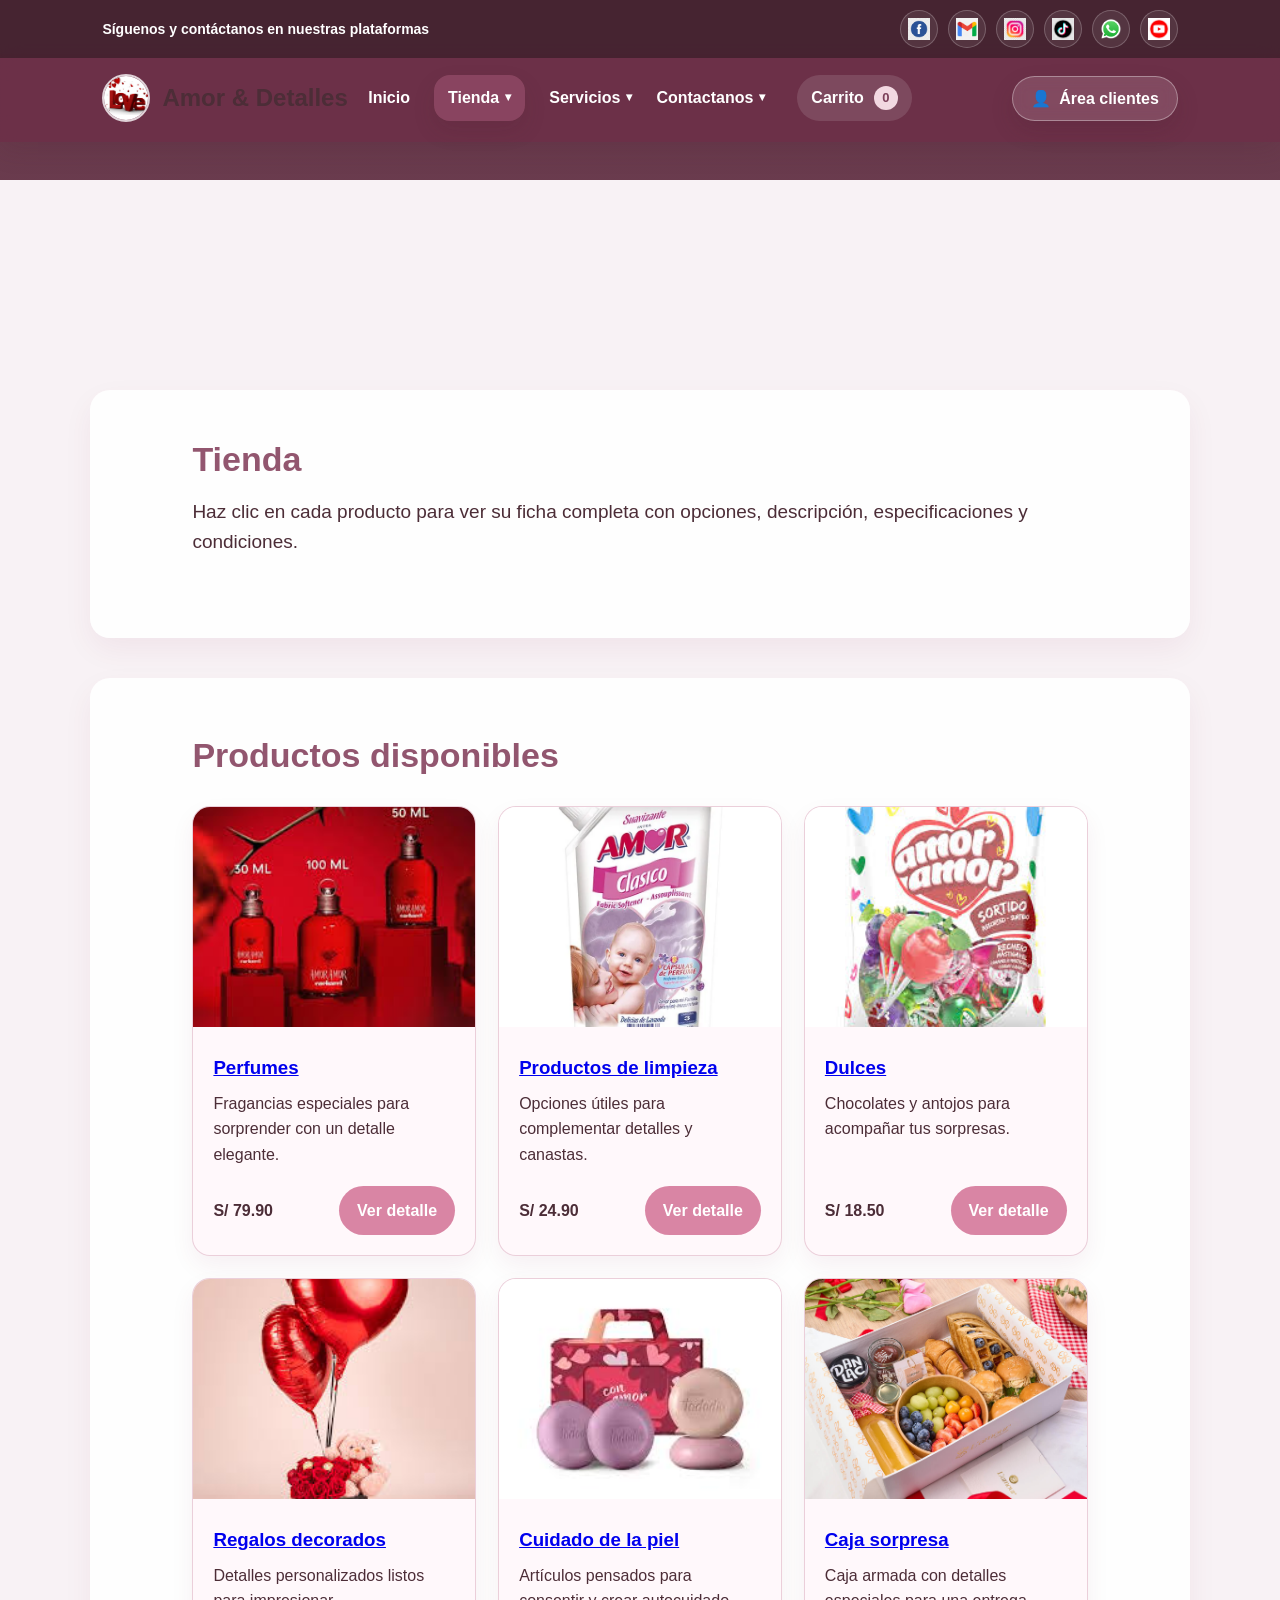
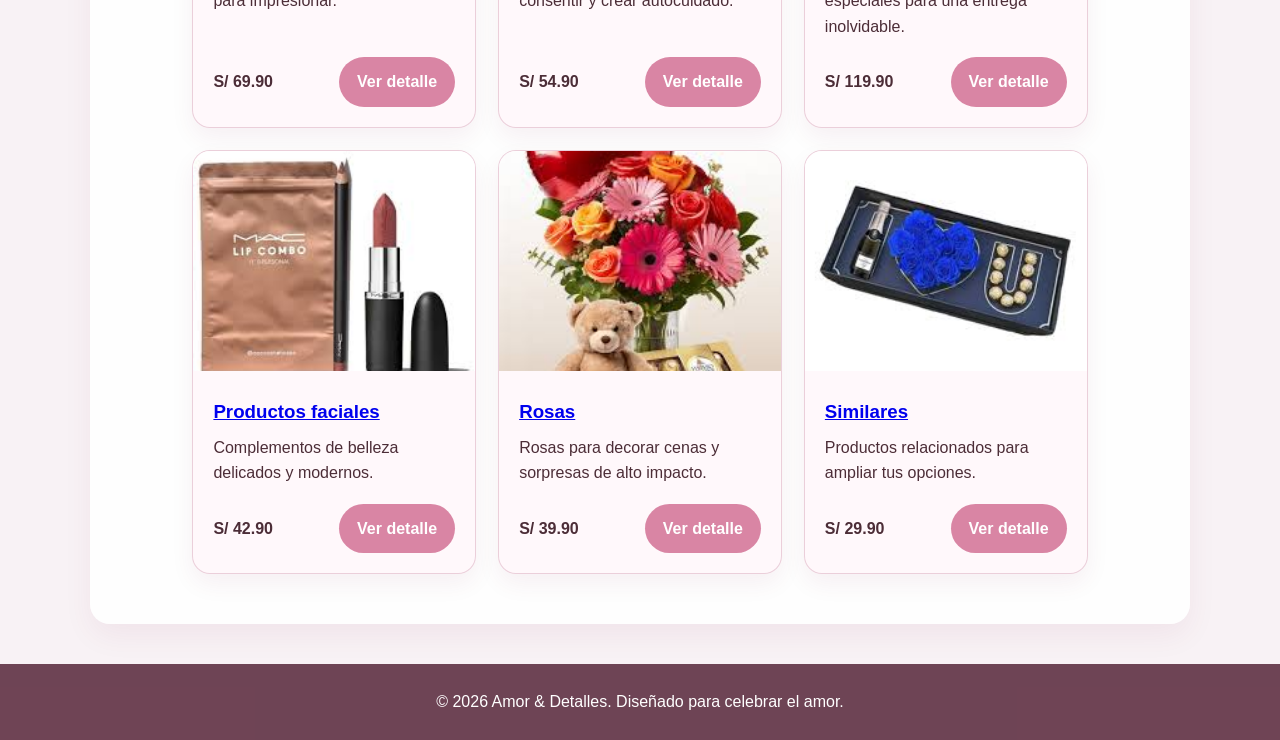
<file: tienda.html>
<!DOCTYPE html>
<html lang="es">
<head>
  <meta charset="UTF-8" />
  <meta name="viewport" content="width=device-width, initial-scale=1.0" />
  <title>Tienda | Amor & Detalles</title>
  <link rel="icon" type="image/jpeg" href="img/logo.jpeg" />
  <link rel="stylesheet" href="styles.css" />
  <link rel="stylesheet" href="client-auth.css?v=4" />
</head>
<body>
  <header class="subpage-header">
    <div class="topbar">
      <div class="topbar-text">Síguenos y contáctanos en nuestras plataformas</div>
      <div class="social-links">
        <a href="https://www.facebook.com/brunoyosiney.sanchezibanez.1" target="_blank" rel="noopener noreferrer" aria-label="Facebook"><img src="Flogo.jpg" alt="Facebook" /></a>
        <a href="mailto:brunosanchez654@gmail.com" aria-label="Gmail"><img src="GMlogo.png" alt="Gmail" /></a>
        <a href="https://www.instagram.com/jsmith0980/" target="_blank" rel="noopener noreferrer" aria-label="Instagram"><img src="IGlogo.avif" alt="Instagram" /></a>
        <a href="https://www.tiktok.com/@laplace444" target="_blank" rel="noopener noreferrer" aria-label="TikTok"><img src="TTlogo.avif" alt="TikTok" /></a>
        <a href="https://wa.me/51940705646" target="_blank" rel="noopener noreferrer" aria-label="WhatsApp"><img src="Wlogo.webp" alt="WhatsApp" /></a>
        <a href="https://www.youtube.com/@brunosanchez2800" target="_blank" rel="noopener noreferrer" aria-label="YouTube"><img src="YTlogo.avif" alt="YouTube" /></a>
      </div>
    </div>

    <nav class="navbar">
      <h1 class="logo"><img src="img/logo.jpeg" alt="Logo Amor & Detalles" /><span>Amor & Detalles</span></h1>
      <ul class="nav-menu">
        <li><a href="index.html">Inicio</a></li>
        <li class="dropdown active-link">
          <a href="tienda.html">Tienda</a>
          <div class="dropdown-menu mega-menu">
            <div class="dropdown-column"><h4>Productos</h4><a href="#pr1">PR1: Perfumes</a><a href="#pr2">PR2: Productos de limpieza</a><a href="#pr3">PR3: Dulces</a><a href="#pr4">PR4: Regalos decorados</a></div>
            <div class="dropdown-column"><h4>Colecciones</h4><a href="#pr5">PR5: Cuidado de la piel</a><a href="#pr6">PR6: Caja sorpresa</a><a href="#pr7">PR7: Productos faciales</a></div>
            <div class="dropdown-column"><h4>Especiales</h4><a href="#pr8">PR8: Rosas</a><a href="#pr9">PR9: Similares</a></div>
          </div>
        </li>
        <li class="dropdown"><a href="servicios.html">Servicios</a><div class="dropdown-menu"><a href="services/index.html?id=cenas">Cenas románticas</a><a href="services/index.html?id=flores">Arreglos florales</a><a href="services/index.html?id=momentos">Momentos inolvidables</a></div></li>
        <li class="dropdown"><a href="contacto.html">Contactanos</a><div class="dropdown-menu"><a href="contacto.html#contacto-form">Escríbenos</a><a href="https://wa.me/51940705646" target="_blank" rel="noopener noreferrer">WhatsApp directo</a><a href="mailto:brunosanchez654@gmail.com">Correo electrónico</a><a href="contacto.html#footer-info">Información general</a><a href="contacto.html#nosotros">Nosotros</a></div></li>
        <li class="cart-link-item"><a href="carrito.html" class="cart-link">Carrito <span class="cart-count">0</span></a></li>
      </ul>
    </nav>
  </header>

  <main class="subpage-main">
    <section class="section page-hero compact-hero">
      <h2>Tienda</h2>
      <p class="section-text">Haz clic en cada producto para ver su ficha completa con opciones, descripción, especificaciones y condiciones.</p>
    </section>

    <section id="tienda" class="section">
      <h2>Productos disponibles</h2>
      <div class="shop-grid">
        <article class="shop-card" id="pr1"><a href="products/index.html?id=PR1"><img src="img/PR1.jpeg" alt="Perfumes" /></a><h3><a href="products/index.html?id=PR1">Perfumes</a></h3><p>Fragancias especiales para sorprender con un detalle elegante.</p><div class="shop-card-footer"><strong>S/ 79.90</strong><a class="btn add-cart-btn" href="products/index.html?id=PR1">Ver detalle</a></div></article>
        <article class="shop-card" id="pr2"><a href="products/index.html?id=PR2"><img src="img/PR2.webp" alt="Productos de limpieza" /></a><h3><a href="products/index.html?id=PR2">Productos de limpieza</a></h3><p>Opciones útiles para complementar detalles y canastas.</p><div class="shop-card-footer"><strong>S/ 24.90</strong><a class="btn add-cart-btn" href="products/index.html?id=PR2">Ver detalle</a></div></article>
        <article class="shop-card" id="pr3"><a href="products/index.html?id=PR3"><img src="img/PR3.jpeg" alt="Dulces" /></a><h3><a href="products/index.html?id=PR3">Dulces</a></h3><p>Chocolates y antojos para acompañar tus sorpresas.</p><div class="shop-card-footer"><strong>S/ 18.50</strong><a class="btn add-cart-btn" href="products/index.html?id=PR3">Ver detalle</a></div></article>
        <article class="shop-card" id="pr4"><a href="products/index.html?id=PR4"><img src="img/PR4.jpeg" alt="Regalos decorados" /></a><h3><a href="products/index.html?id=PR4">Regalos decorados</a></h3><p>Detalles personalizados listos para impresionar.</p><div class="shop-card-footer"><strong>S/ 69.90</strong><a class="btn add-cart-btn" href="products/index.html?id=PR4">Ver detalle</a></div></article>
        <article class="shop-card" id="pr5"><a href="products/index.html?id=PR5"><img src="img/PR5.jpeg" alt="Cuidado de la piel" /></a><h3><a href="products/index.html?id=PR5">Cuidado de la piel</a></h3><p>Artículos pensados para consentir y crear autocuidado.</p><div class="shop-card-footer"><strong>S/ 54.90</strong><a class="btn add-cart-btn" href="products/index.html?id=PR5">Ver detalle</a></div></article>
        <article class="shop-card" id="pr6"><a href="products/index.html?id=PR6"><img src="img/PR6.jpg" alt="Caja sorpresa" /></a><h3><a href="products/index.html?id=PR6">Caja sorpresa</a></h3><p>Caja armada con detalles especiales para una entrega inolvidable.</p><div class="shop-card-footer"><strong>S/ 119.90</strong><a class="btn add-cart-btn" href="products/index.html?id=PR6">Ver detalle</a></div></article>
        <article class="shop-card" id="pr7"><a href="products/index.html?id=PR7"><img src="img/PR7.jpeg" alt="Productos faciales" /></a><h3><a href="products/index.html?id=PR7">Productos faciales</a></h3><p>Complementos de belleza delicados y modernos.</p><div class="shop-card-footer"><strong>S/ 42.90</strong><a class="btn add-cart-btn" href="products/index.html?id=PR7">Ver detalle</a></div></article>
        <article class="shop-card" id="pr8"><a href="products/index.html?id=PR8"><img src="img/PR8.jpeg" alt="Rosas" /></a><h3><a href="products/index.html?id=PR8">Rosas</a></h3><p>Rosas para decorar cenas y sorpresas de alto impacto.</p><div class="shop-card-footer"><strong>S/ 39.90</strong><a class="btn add-cart-btn" href="products/index.html?id=PR8">Ver detalle</a></div></article>
        <article class="shop-card" id="pr9"><a href="products/index.html?id=PR9"><img src="img/PR9.jpeg" alt="Similares" /></a><h3><a href="products/index.html?id=PR9">Similares</a></h3><p>Productos relacionados para ampliar tus opciones.</p><div class="shop-card-footer"><strong>S/ 29.90</strong><a class="btn add-cart-btn" href="products/index.html?id=PR9">Ver detalle</a></div></article>
      </div>
    </section>
  </main>

  <div id="ui-toast" class="ui-toast" aria-live="polite"></div>
  <footer id="footer-info"><p>© 2026 Amor & Detalles. Diseñado para celebrar el amor.</p></footer>
  <script src="app.js"></script>
  <script src="client-auth.js?v=4"></script>
</body>
</html>
</file>
<file: styles.css>
* {
  margin: 0;
  padding: 0;
  box-sizing: border-box;
}

html {
  scroll-behavior: smooth;
}

body {
  font-family: "Segoe UI", Tahoma, Geneva, Verdana, sans-serif;
  background: #f8f2f5;
  color: #4c2d37;
  line-height: 1.6;
}

.hero {
  min-height: 100vh;
  background:
    linear-gradient(rgba(126, 54, 82, 0.42), rgba(210, 146, 170, 0.28)),
    url("img/pareja.jpg");
  background-size: cover;
  background-position: center;
  color: #fff;
}

.subpage-header {
  background: linear-gradient(rgba(90, 39, 59, 0.9), rgba(90, 39, 59, 0.9));
  min-height: 180px;
}

.subpage-main {
  padding-top: 170px;
}

.topbar {
  position: fixed;
  top: 0;
  left: 0;
  width: 100%;
  padding: 10px 8%;
  display: flex;
  justify-content: space-between;
  align-items: center;
  gap: 20px;
  background: rgba(57, 28, 39, 0.72);
  backdrop-filter: blur(10px);
  z-index: 2200;
}

.topbar-text {
  font-size: 14px;
  font-weight: 600;
  color: #fff;
}

.social-links {
  display: flex;
  align-items: center;
  gap: 10px;
}

.social-links a {
  width: 38px;
  height: 38px;
  display: flex;
  align-items: center;
  justify-content: center;
  border: 1px solid rgba(255, 255, 255, 0.22);
  border-radius: 50%;
  overflow: hidden;
  background: rgba(255, 255, 255, 0.08);
  text-decoration: none;
  transition: background 0.2s ease, transform 0.2s ease;
}

.social-links a img {
  width: 22px;
  height: 22px;
  object-fit: contain;
  display: block;
}

.social-links a:hover {
  background: rgba(255, 194, 214, 0.35);
  transform: translateY(-2px);
}

.navbar {
  position: fixed;
  top: 54px;
  left: 0;
  width: 100%;
  padding: 20px 8%;
  display: grid;
  grid-template-columns: 1fr auto 1fr;
  align-items: center;
  background: rgba(111, 42, 70, 0.58);
  backdrop-filter: blur(12px);
  z-index: 2000;
  box-shadow: 0 8px 24px rgba(72, 29, 46, 0.16);
}

.navbar::after {
  content: "";
}

.logo {
  display: flex;
  align-items: center;
  gap: 12px;
  font-size: 24px;
  font-weight: 700;
  justify-self: start;
}

.logo img {
  width: 48px;
  height: 48px;
  object-fit: cover;
  border-radius: 50%;
  border: 2px solid rgba(255, 255, 255, 0.78);
}

.nav-menu {
  list-style: none;
  display: flex;
  align-items: center;
  gap: 24px;
  justify-self: center;
}

.nav-menu > li {
  position: relative;
}

.navbar a {
  color: white;
  text-decoration: none;
  font-weight: 600;
}

.navbar a:hover,
.active-link > a {
  color: #ffe3ec;
}

.dropdown > a {
  display: inline-flex;
  align-items: center;
  gap: 6px;
}

.dropdown > a::after {
  content: "▾";
  font-size: 12px;
}

.dropdown-menu {
  position: absolute;
  top: calc(100% + 14px);
  left: 50%;
  min-width: 250px;
  background: rgba(255, 248, 251, 0.94);
  border-radius: 18px;
  box-shadow: 0 14px 35px rgba(66, 7, 37, 0.14);
  padding: 14px;
  display: flex;
  flex-direction: column;
  gap: 6px;
  opacity: 0;
  visibility: hidden;
  transform: translate(-50%, 10px);
  transition: opacity 0.22s ease, transform 0.22s ease, visibility 0.22s ease;
}

.dropdown-menu a {
  color: #7d5061;
  padding: 10px 12px;
  border-radius: 10px;
  font-weight: 600;
}

.dropdown-menu a:hover {
  background: rgba(248, 214, 226, 0.7);
  color: #8f4562;
}

.dropdown:hover > .dropdown-menu,
.dropdown:focus-within > .dropdown-menu {
  opacity: 1;
  visibility: visible;
  transform: translate(-50%, 0);
}

.mega-menu {
  min-width: 760px;
  display: grid;
  grid-template-columns: repeat(3, 1fr);
  gap: 18px;
}

.dropdown-column {
  display: flex;
  flex-direction: column;
  gap: 6px;
}

.dropdown-column h4 {
  color: #9a5e76;
  font-size: 15px;
  margin-bottom: 4px;
}

.hero-content {
  max-width: 780px;
  padding: 270px 8% 80px;
}

.hero-actions {
  display: flex;
  gap: 14px;
  flex-wrap: wrap;
}

.tagline {
  display: inline-block;
  margin-bottom: 15px;
  padding: 8px 14px;
  border-radius: 999px;
  background: rgba(255, 255, 255, 0.18);
  backdrop-filter: blur(6px);
  font-weight: 600;
}

.hero-content h2,
.page-hero h2 {
  font-size: 46px;
  line-height: 1.15;
  margin-bottom: 20px;
}

.hero-content p,
.section-text {
  font-size: 19px;
  margin-bottom: 30px;
}

.compact-hero {
  margin-top: 30px;
}

.btn {
  display: inline-block;
  background: rgba(214, 124, 157, 0.92);
  color: #fff;
  padding: 14px 28px;
  border-radius: 30px;
  text-decoration: none;
  font-weight: 700;
  transition: transform 0.2s ease, background 0.2s ease;
}

.btn-outline {
  background: rgba(255, 255, 255, 0.08);
  border: 2px solid rgba(255, 255, 255, 0.7);
}

.btn:hover {
  background: rgba(193, 101, 136, 0.96);
  transform: translateY(-2px);
}

.section {
  max-width: 1100px;
  margin: 40px auto;
  padding: 50px 8%;
  background: rgba(255, 255, 255, 0.92);
  border-radius: 20px;
  box-shadow: 0 12px 30px rgba(112, 11, 60, 0.06);
}

.section h2 {
  font-size: 34px;
  color: #92566f;
  margin-bottom: 18px;
}

.cards,
.gallery-grid,
.category-grid {
  display: grid;
  grid-template-columns: repeat(3, 1fr);
  gap: 20px;
  margin-top: 25px;
}

.service-page-grid {
  grid-template-columns: repeat(3, 1fr);
}

.card,
.category-card,
.product-block,
.about-highlight {
  padding: 24px;
  border-radius: 16px;
  background: rgba(255, 243, 248, 0.88);
  border: 1px solid rgba(233, 203, 215, 0.9);
}

.card h3,
.product-block h3 {
  color: #8a5068;
  margin-bottom: 10px;
}

.category-card {
  text-decoration: none;
  color: inherit;
  text-align: center;
  transition: transform 0.2s ease, box-shadow 0.2s ease;
}

.category-card:hover {
  transform: translateY(-4px);
  box-shadow: 0 10px 24px rgba(112, 11, 60, 0.1);
}

.category-card img {
  width: 100%;
  height: 180px;
  object-fit: cover;
  border-radius: 12px;
  margin-bottom: 12px;
}

.category-card span {
  font-weight: 700;
  color: #8a5068;
}

.product-sections {
  display: grid;
  gap: 20px;
}

.product-block {
  display: grid;
  grid-template-columns: 180px 1fr;
  gap: 20px;
  align-items: center;
}

.product-block img {
  width: 100%;
  height: 170px;
  object-fit: cover;
  border-radius: 12px;
}

.gallery-item {
  background: rgba(255, 248, 251, 0.92);
  border-radius: 14px;
  overflow: hidden;
  border: 1px solid rgba(233, 203, 215, 0.9);
}

.gallery-item img {
  width: 100%;
  height: 220px;
  object-fit: cover;
  display: block;
}

.gallery-item figcaption {
  padding: 14px;
  font-weight: 600;
  color: #7b4d5e;
}

.contacto form {
  display: flex;
  flex-direction: column;
  gap: 14px;
  margin-top: 20px;
}

input,
textarea,
select {
  width: 100%;
  padding: 14px;
  border: 1px solid rgba(228, 197, 210, 0.95);
  border-radius: 10px;
  font-size: 16px;
  background: rgba(255, 250, 252, 0.95);
}

button {
  background: #b87491;
  color: white;
  border: none;
  padding: 14px;
  border-radius: 10px;
  font-size: 16px;
  font-weight: 700;
  cursor: pointer;
}

button:hover {
  background: #a65f7e;
}

.about-grid {
  display: grid;
  grid-template-columns: 1.6fr 1fr;
  gap: 24px;
}

.about-highlight ul {
  padding-left: 18px;
}

.about-highlight li + li {
  margin-top: 8px;
}

footer {
  text-align: center;
  padding: 25px;
  background: rgba(96, 49, 68, 0.9);
  color: #fff;
}

.admin-image-button {
  position: fixed;
  right: 24px;
  bottom: 24px;
  width: 74px;
  height: 74px;
  display: flex;
  flex-direction: column;
  align-items: center;
  justify-content: center;
  gap: 3px;
  border-radius: 22px;
  background: rgba(255, 248, 251, 0.96);
  border: 1px solid rgba(255, 255, 255, 0.72);
  box-shadow: 0 16px 34px rgba(72, 29, 46, 0.24);
  text-decoration: none;
  z-index: 2800;
  transition: transform 0.22s ease, box-shadow 0.22s ease, background 0.22s ease;
}

.admin-image-button img {
  width: 36px;
  height: 36px;
  object-fit: cover;
  border-radius: 50%;
  border: 2px solid rgba(184, 116, 145, 0.55);
}

.admin-image-button span {
  color: #8a5068;
  font-size: 12px;
  font-weight: 900;
}

.admin-image-button:hover {
  transform: translateY(-5px) scale(1.03);
  box-shadow: 0 22px 42px rgba(72, 29, 46, 0.28);
  background: #ffffff;
}

.intro-effects {
  position: fixed;
  inset: 0;
  overflow: hidden;
  pointer-events: none;
  z-index: 9999;
  opacity: 1;
  background: radial-gradient(circle at center, rgba(255, 214, 226, 0.14), rgba(255, 255, 255, 0));
  transition: opacity 0.8s ease;
}

.intro-effects.fade-out {
  opacity: 0;
}

.effect-item,
.burst-particle {
  position: absolute;
  user-select: none;
  pointer-events: none;
  will-change: transform, opacity;
  filter: drop-shadow(0 0 10px rgba(255, 182, 193, 0.28));
}

.effect-item {
  font-size: clamp(24px, 3vw, 42px);
  animation: floatIntro linear forwards;
}

.burst-particle {
  font-size: clamp(18px, 2.4vw, 30px);
  animation: burstIntro 1.4s ease-out forwards;
}

.shop-grid {
  display: grid;
  grid-template-columns: repeat(3, 1fr);
  gap: 22px;
  margin-top: 24px;
}

.shop-card {
  background: rgba(255, 248, 251, 0.95);
  border: 1px solid rgba(233, 203, 215, 0.9);
  border-radius: 18px;
  overflow: hidden;
  display: flex;
  flex-direction: column;
  box-shadow: 0 10px 24px rgba(112, 11, 60, 0.06);
}

.shop-card img {
  width: 100%;
  height: 220px;
  object-fit: cover;
}

.shop-card h3,
.shop-card p,
.shop-card-footer {
  padding-left: 20px;
  padding-right: 20px;
}

.shop-card h3 {
  padding-top: 18px;
  color: #8a5068;
}

.shop-card p {
  padding-top: 8px;
  padding-bottom: 18px;
  flex: 1;
}

.shop-card-footer {
  display: flex;
  align-items: center;
  justify-content: space-between;
  gap: 12px;
  padding-bottom: 20px;
}

.add-cart-btn {
  padding: 12px 18px;
}

.cart-link-item {
  margin-left: 8px;
}

.cart-link {
  display: inline-flex;
  align-items: center;
  gap: 10px;
  padding: 10px 14px;
  border-radius: 999px;
  background: rgba(255, 255, 255, 0.12);
}

.cart-count {
  min-width: 24px;
  height: 24px;
  display: inline-flex;
  align-items: center;
  justify-content: center;
  border-radius: 999px;
  background: rgba(255, 232, 240, 0.9);
  color: #7b3f59;
  font-size: 13px;
  font-weight: 700;
}

.service-meta {
  margin: 12px 0 16px;
  color: #92566f;
}

.booking-layout {
  display: grid;
  grid-template-columns: 1fr 1.1fr;
  gap: 28px;
  align-items: start;
}

.booking-kicker {
  text-transform: uppercase;
  letter-spacing: 0.08em;
  color: #a15f79;
  font-weight: 700;
  margin-bottom: 12px;
}

.booking-highlights {
  display: grid;
  gap: 16px;
  margin-top: 24px;
}

.booking-highlights div {
  padding: 16px 18px;
  border-radius: 14px;
  background: rgba(255, 243, 248, 0.88);
  border: 1px solid rgba(233, 203, 215, 0.9);
}

.booking-highlights span {
  display: block;
  margin-top: 4px;
}

.booking-form {
  background: rgba(255, 248, 251, 0.96);
  border: 1px solid rgba(233, 203, 215, 0.9);
  border-radius: 20px;
  padding: 28px;
  box-shadow: 0 14px 32px rgba(112, 11, 60, 0.08);
}

.booking-form h3 {
  margin-bottom: 18px;
  color: #8a5068;
}

.form-grid {
  display: grid;
  gap: 16px;
}

.form-grid.two-cols {
  grid-template-columns: repeat(2, 1fr);
}

.form-grid label {
  display: flex;
  flex-direction: column;
  gap: 8px;
}

.form-grid span {
  font-weight: 600;
  color: #7b4d5e;
}

.full-width {
  grid-column: 1 / -1;
}

.service-options-grid {
  display: grid;
  grid-template-columns: repeat(2, 1fr);
  gap: 16px;
}

.is-hidden {
  display: none;
}

.reserve-summary {
  margin: 22px 0;
  padding: 18px;
  border-radius: 16px;
  background: rgba(247, 231, 238, 0.9);
  display: grid;
  gap: 10px;
}

.reserve-summary div {
  display: flex;
  align-items: center;
  justify-content: space-between;
  gap: 20px;
}

.info-grid-section {
  display: grid;
  grid-template-columns: 1fr 1fr;
  gap: 24px;
}

.info-box {
  background: rgba(255, 248, 251, 0.96);
  border: 1px solid rgba(233, 203, 215, 0.9);
  border-radius: 20px;
  padding: 28px;
}

.specs-table {
  width: 100%;
  border-collapse: collapse;
  margin-top: 14px;
}

.specs-table th,
.specs-table td {
  text-align: left;
  padding: 14px 12px;
  border-bottom: 1px solid rgba(233, 203, 215, 0.9);
}

.specs-table th {
  color: #8a5068;
  background: rgba(247, 231, 238, 0.78);
}

.terms-list {
  display: grid;
  gap: 14px;
  margin-top: 14px;
}

.terms-list p {
  padding: 14px 16px;
  border-radius: 14px;
  background: rgba(247, 231, 238, 0.72);
}

.cart-layout {
  display: grid;
  grid-template-columns: 1.5fr 0.9fr;
  gap: 24px;
}

.cart-list {
  display: grid;
  gap: 18px;
}

.cart-item-card {
  display: grid;
  grid-template-columns: 110px 1fr auto;
  gap: 18px;
  align-items: center;
  background: rgba(255, 248, 251, 0.95);
  border: 1px solid rgba(233, 203, 215, 0.9);
  border-radius: 18px;
  padding: 18px;
}

.cart-item-card img {
  width: 110px;
  height: 110px;
  object-fit: cover;
  border-radius: 12px;
}

.cart-item-info h3 {
  color: #8a5068;
  margin-bottom: 8px;
}

.service-detail-lines {
  display: grid;
  gap: 4px;
  margin-top: 8px;
  color: #7b4d5e;
  font-size: 14px;
}

.reserve-note {
  color: #9b5772;
  font-weight: 600;
  margin-top: 8px;
}

.cart-item-controls {
  display: grid;
  gap: 12px;
  justify-items: end;
}

.qty-box {
  display: inline-flex;
  align-items: center;
  border: 1px solid rgba(220, 192, 203, 0.95);
  border-radius: 999px;
  overflow: hidden;
}

.qty-box button {
  background: transparent;
  color: #7b4d5e;
  padding: 10px 14px;
}

.qty-box span {
  min-width: 36px;
  text-align: center;
  font-weight: 700;
}

.remove-btn {
  background: transparent;
  color: #9c5b75;
  border: 1px solid rgba(220, 192, 203, 0.95);
  padding: 10px 16px;
}

.service-chip {
  background: rgba(247, 231, 238, 0.95);
  color: #8a5068;
  padding: 8px 12px;
  border-radius: 999px;
  font-weight: 700;
}

.cart-summary-box {
  background: rgba(255, 248, 251, 0.96);
  border: 1px solid rgba(233, 203, 215, 0.9);
  border-radius: 18px;
  padding: 24px;
  height: fit-content;
  position: sticky;
  top: 160px;
}

.cart-summary-box h3 {
  color: #8a5068;
  margin-bottom: 18px;
}

.summary-row {
  display: flex;
  justify-content: space-between;
  gap: 16px;
  padding: 12px 0;
  border-bottom: 1px solid rgba(233, 203, 215, 0.9);
}

.summary-row.total {
  font-size: 1.1rem;
  border-bottom: none;
}

.checkout-btn {
  width: 100%;
  text-align: center;
  margin-top: 20px;
}

.empty-cart-state {
  text-align: center;
}

.ui-toast {
  position: fixed;
  right: 24px;
  bottom: 110px;
  background: rgba(96, 49, 68, 0.95);
  color: #fff;
  padding: 14px 18px;
  border-radius: 14px;
  box-shadow: 0 14px 24px rgba(72, 29, 46, 0.18);
  opacity: 0;
  transform: translateY(16px);
  pointer-events: none;
  transition: opacity 0.25s ease, transform 0.25s ease;
  z-index: 2600;
}

.ui-toast.show {
  opacity: 1;
  transform: translateY(0);
}

@keyframes floatIntro {
  0% {
    transform: translateY(60px) scale(0.4) rotate(0deg);
    opacity: 0;
  }
  10% {
    opacity: 1;
  }
  100% {
    transform: translateY(-120vh) scale(1.2) rotate(360deg);
    opacity: 0;
  }
}

@keyframes burstIntro {
  0% {
    transform: translate(0, 0) scale(0.4);
    opacity: 1;
  }
  100% {
    transform: translate(var(--tx), var(--ty)) scale(1.1) rotate(360deg);
    opacity: 0;
  }
}

@media (max-width: 1100px) {
  .mega-menu {
    min-width: 620px;
    grid-template-columns: repeat(2, 1fr);
  }
}

@media (max-width: 900px) {
  .topbar {
    flex-direction: column;
    padding: 10px 6%;
  }

  .navbar {
    grid-template-columns: 1fr;
    justify-items: center;
    gap: 14px;
  }

  .navbar::after {
    display: none;
  }

  .logo,
  .nav-menu {
    justify-self: center;
  }

  .cards,
  .gallery-grid,
  .category-grid,
  .mega-menu,
  .about-grid,
  .service-page-grid,
  .shop-grid,
  .booking-layout,
  .cart-layout,
  .info-grid-section,
  .service-options-grid {
    grid-template-columns: 1fr;
  }

  .product-block,
  .cart-item-card,
  .form-grid.two-cols {
    grid-template-columns: 1fr;
  }

  .dropdown-menu,
  .mega-menu {
    min-width: 240px;
    left: 50%;
  }

  .cart-summary-box {
    position: static;
  }
}

@media (max-width: 768px) {
  .navbar {
    top: 88px;
    padding: 16px 6%;
  }

  .nav-menu {
    flex-wrap: wrap;
    justify-content: center;
    gap: 12px;
  }

  .dropdown-menu {
    position: absolute;
    left: 50%;
    transform: translate(-50%, 10px);
    margin-top: 0;
    box-shadow: 0 14px 35px rgba(66, 7, 37, 0.14);
    background: rgba(255, 245, 250, 0.96);
  }

  .dropdown:hover > .dropdown-menu,
  .dropdown:focus-within > .dropdown-menu {
    transform: translate(-50%, 0);
  }

  .hero-content {
    padding-top: 360px;
  }

  .subpage-main {
    padding-top: 220px;
  }

  .hero-content h2,
  .page-hero h2 {
    font-size: 34px;
  }

  .admin-image-button {
    right: 16px;
    bottom: 16px;
    width: 66px;
    height: 66px;
    border-radius: 20px;
  }

  .admin-image-button img {
    width: 32px;
    height: 32px;
  }
}
</file>
<file: client-auth.css>
.customer-access {
  position: relative;
  justify-self: end;
  min-width: 260px;
  display: flex;
  justify-content: flex-end;
}

.customer-button {
  display: inline-flex;
  align-items: center;
  justify-content: center;
  gap: 8px;
  padding: 12px 18px;
  border-radius: 999px;
  border: 1px solid rgba(255, 255, 255, 0.35);
  background: rgba(255, 255, 255, 0.14);
  color: #ffffff;
  box-shadow: 0 10px 22px rgba(72, 29, 46, 0.18);
  backdrop-filter: blur(8px);
}

.customer-button:hover {
  background: rgba(255, 214, 228, 0.28);
}

.customer-panel {
  position: absolute;
  top: calc(100% + 14px);
  right: 0;
  width: min(390px, 92vw);
  background: rgba(255, 248, 251, 0.98);
  border: 1px solid rgba(233, 203, 215, 0.95);
  border-radius: 22px;
  padding: 20px;
  color: #4c2d37;
  box-shadow: 0 20px 45px rgba(72, 29, 46, 0.25);
  opacity: 0;
  visibility: hidden;
  transform: translateY(10px);
  transition: opacity 0.22s ease, transform 0.22s ease, visibility 0.22s ease;
  z-index: 2600;
}

.customer-access.open .customer-panel {
  opacity: 1;
  visibility: visible;
  transform: translateY(0);
}

.customer-tabs {
  display: grid;
  grid-template-columns: 1fr 1fr;
  gap: 8px;
  margin-bottom: 14px;
}

.customer-tab {
  padding: 11px 12px;
  border-radius: 14px;
  background: rgba(247, 231, 238, 0.95);
  color: #8a5068;
}

.customer-tab.active {
  background: #b87491;
  color: #ffffff;
}

.customer-form {
  display: grid;
  gap: 12px;
}

.customer-access-links a,
.customer-main-link,
.customer-secondary-link,
.customer-recover-link,
.customer-mini-btn {
  width: 100%;
  padding: 12px 14px;
  border-radius: 14px;
  text-align: center;
  text-decoration: none;
  font-weight: 800;
  display: inline-flex;
  justify-content: center;
  align-items: center;
}

.customer-main-link,
.customer-mini-btn {
  background: #b87491;
  color: #ffffff;
}

.customer-secondary-link {
  background: rgba(184, 116, 145, 0.14);
  color: #8a5068;
  border: 1px solid rgba(184, 116, 145, 0.22);
}

.customer-recover-link {
  background: transparent;
  color: #8a5068;
  padding: 6px 8px;
  font-size: 0.92rem;
}

.customer-main-link:hover,
.customer-mini-btn:hover {
  background: #a65f7e;
}

.customer-secondary-link:hover {
  background: rgba(184, 116, 145, 0.22);
}

.customer-note {
  font-size: 13px;
  color: #8a5068;
  margin: 0;
}

.customer-welcome h3 {
  color: #8a5068;
  margin: 10px 0 6px;
}

.customer-badge {
  display: inline-flex;
  padding: 7px 12px;
  border-radius: 999px;
  background: rgba(184, 116, 145, 0.15);
  color: #8a5068;
  font-weight: 800;
  text-transform: capitalize;
}

.benefits-list {
  display: grid;
  gap: 10px;
  margin: 16px 0;
}

.benefits-list div {
  padding: 12px;
  border-radius: 14px;
  background: rgba(247, 231, 238, 0.85);
  border: 1px solid rgba(233, 203, 215, 0.85);
}

.benefits-list strong,
.benefits-list span {
  display: block;
}

.benefits-list strong {
  color: #8a5068;
}

.customer-preferences {
  display: flex;
  flex-wrap: wrap;
  gap: 8px;
  margin: 14px 0;
}

.customer-preferences p {
  flex-basis: 100%;
  margin: 0;
}

.customer-preferences span {
  padding: 7px 10px;
  border-radius: 999px;
  background: rgba(255, 255, 255, 0.9);
  color: #7b4d5e;
  font-weight: 700;
}

.customer-actions {
  display: grid;
  gap: 10px;
}

@media (max-width: 900px) {
  .customer-access {
    justify-self: center;
    width: 100%;
    justify-content: center;
  }

  .customer-panel {
    right: 50%;
    transform: translate(50%, 10px);
  }

  .customer-access.open .customer-panel {
    transform: translate(50%, 0);
  }
}
</file>
<file: admin-footer.css>
.site-footer {
  position: relative;
  text-align: center;
  padding: 25px 90px 25px 25px;
  background: rgba(96, 49, 68, 0.9);
  color: #fff;
}

.site-footer p {
  margin: 0;
}

.admin-footer-button {
  position: absolute;
  right: 20px;
  top: 50%;
  transform: translateY(-50%);
  width: 42px;
  height: 42px;
  display: flex;
  align-items: center;
  justify-content: center;
  border-radius: 10px;
  overflow: hidden;
  text-decoration: none;
  background: rgba(255, 255, 255, 0.12);
  border: 1px solid rgba(255, 255, 255, 0.22);
  transition: transform 0.2s ease, background 0.2s ease, box-shadow 0.2s ease;
}

.admin-footer-button img {
  width: 30px;
  height: 30px;
  object-fit: contain;
  display: block;
}

.admin-footer-button:hover {
  transform: translateY(-50%) scale(1.08);
  background: rgba(255, 255, 255, 0.22);
  box-shadow: 0 8px 20px rgba(0, 0, 0, 0.18);
}

@media (max-width: 768px) {
  .site-footer {
    padding: 22px 70px 22px 18px;
  }

  .admin-footer-button {
    right: 14px;
    width: 38px;
    height: 38px;
  }

  .admin-footer-button img {
    width: 26px;
    height: 26px;
  }
}
</file>
<file: services-premium.css>
.services-hero-pro {
  position: relative;
  overflow: hidden;
  min-height: 360px;
  display: grid;
  align-items: center;
  background:
    linear-gradient(115deg, rgba(83, 31, 54, 0.82), rgba(184, 116, 145, 0.45)),
    url("img/cenaSV.jpeg");
  background-size: cover;
  background-position: center;
  color: #ffffff;
  border-radius: 28px;
  box-shadow: 0 20px 45px rgba(112, 11, 60, 0.16);
}

.services-hero-pro::after {
  content: "";
  position: absolute;
  inset: 0;
  background: radial-gradient(circle at 80% 20%, rgba(255, 227, 236, 0.28), transparent 36%);
  pointer-events: none;
}

.services-hero-content {
  position: relative;
  z-index: 1;
  max-width: 760px;
}

.services-hero-content h2 {
  color: #ffffff;
  font-size: clamp(2.1rem, 5vw, 4rem);
  line-height: 1.05;
  margin-bottom: 18px;
}

.services-hero-content p {
  max-width: 640px;
  font-size: 1.12rem;
  margin-bottom: 24px;
}

.services-hero-actions {
  display: flex;
  gap: 14px;
  flex-wrap: wrap;
}

.premium-services-section {
  padding: 48px 8%;
}

.section-header-pro {
  text-align: center;
  max-width: 780px;
  margin: 0 auto 36px;
}

.section-chip {
  display: inline-block;
  padding: 8px 16px;
  border-radius: 999px;
  background: rgba(184, 116, 145, 0.15);
  color: #8a5068;
  font-weight: 800;
  margin-bottom: 14px;
}

.section-header-pro h2 {
  font-size: clamp(1.8rem, 3vw, 2.6rem);
  color: #8a5068;
  margin-bottom: 12px;
}

.services-premium-grid {
  display: grid;
  grid-template-columns: repeat(3, minmax(260px, 1fr));
  gap: 28px;
  align-items: stretch;
}

.service-premium-card {
  background: linear-gradient(180deg, #fff8fb 0%, #fdf2f7 100%);
  border: 1px solid rgba(224, 194, 206, 0.9);
  border-radius: 24px;
  overflow: hidden;
  box-shadow: 0 16px 35px rgba(109, 59, 78, 0.12);
  transition: transform 0.28s ease, box-shadow 0.28s ease;
  display: flex;
  flex-direction: column;
}

.service-premium-card:hover {
  transform: translateY(-8px);
  box-shadow: 0 22px 45px rgba(109, 59, 78, 0.18);
}

.service-premium-image {
  position: relative;
  height: 230px;
  overflow: hidden;
}

.service-premium-image img {
  width: 100%;
  height: 100%;
  object-fit: cover;
  display: block;
  transition: transform 0.35s ease;
}

.service-premium-card:hover .service-premium-image img {
  transform: scale(1.06);
}

.service-premium-image::after {
  content: "";
  position: absolute;
  inset: 0;
  background: linear-gradient(to top, rgba(66, 27, 41, 0.30), rgba(66, 27, 41, 0.02));
}

.service-badge {
  position: absolute;
  top: 16px;
  left: 16px;
  z-index: 2;
  padding: 8px 14px;
  border-radius: 999px;
  background: rgba(255, 255, 255, 0.92);
  color: #8a5068;
  font-weight: 800;
  font-size: 0.85rem;
  box-shadow: 0 8px 20px rgba(0, 0, 0, 0.08);
}

.service-premium-body {
  padding: 22px;
  display: flex;
  flex-direction: column;
  flex-grow: 1;
}

.service-premium-body h3 {
  color: #8a5068;
  font-size: 1.45rem;
  margin-bottom: 12px;
}

.service-premium-body p {
  color: #6d4756;
  line-height: 1.7;
  margin-bottom: 16px;
}

.service-features {
  list-style: none;
  padding: 0;
  margin: 0 0 20px;
  display: grid;
  gap: 10px;
}

.service-features li {
  background: rgba(255, 255, 255, 0.78);
  border: 1px solid rgba(231, 208, 218, 0.9);
  border-radius: 14px;
  padding: 10px 14px;
  color: #7a4f60;
  font-weight: 600;
}

.service-features li::before {
  content: "✓ ";
  color: #b87491;
  font-weight: 900;
}

.service-price-box {
  margin-top: auto;
  background: linear-gradient(135deg, #f5d7e4, #efd1df);
  border-radius: 18px;
  padding: 16px;
  margin-bottom: 18px;
  text-align: left;
}

.service-price-box span {
  display: block;
  color: #8a5068;
  font-weight: 700;
  margin-bottom: 6px;
}

.service-price-box strong {
  display: block;
  font-size: 1.8rem;
  color: #6a3950;
  line-height: 1.1;
}

.service-price-box small {
  color: #8a5068;
  font-weight: 600;
}

.service-btn {
  width: 100%;
  text-align: center;
  border-radius: 16px;
  padding: 14px 18px;
  font-weight: 800;
  font-size: 1rem;
}

.process-grid,
.testimonials-grid {
  display: grid;
  grid-template-columns: repeat(3, 1fr);
  gap: 22px;
  margin-top: 28px;
}

.process-card,
.testimonial-card {
  background: rgba(255, 248, 251, 0.96);
  border: 1px solid rgba(233, 203, 215, 0.9);
  border-radius: 22px;
  padding: 24px;
  box-shadow: 0 12px 28px rgba(112, 11, 60, 0.06);
}

.process-number {
  width: 46px;
  height: 46px;
  display: inline-flex;
  align-items: center;
  justify-content: center;
  border-radius: 50%;
  background: #b87491;
  color: #ffffff;
  font-weight: 900;
  margin-bottom: 16px;
}

.process-card h3,
.testimonial-card h3 {
  color: #8a5068;
  margin-bottom: 10px;
}

.testimonial-card p {
  color: #6d4756;
  font-style: italic;
}

.service-cta-pro {
  text-align: center;
  background:
    linear-gradient(135deg, rgba(83, 31, 54, 0.92), rgba(184, 116, 145, 0.82)),
    url("img/PR6.jpg");
  background-size: cover;
  background-position: center;
  color: #ffffff;
  border-radius: 28px;
}

.service-cta-pro h2 {
  color: #ffffff;
}

.service-cta-pro p {
  max-width: 720px;
  margin: 0 auto 24px;
}

.service-cta-pro .btn-outline {
  color: #ffffff;
}

@media (max-width: 992px) {
  .services-premium-grid,
  .process-grid,
  .testimonials-grid {
    grid-template-columns: repeat(2, minmax(260px, 1fr));
  }
}

@media (max-width: 680px) {
  .services-premium-grid,
  .process-grid,
  .testimonials-grid {
    grid-template-columns: 1fr;
  }

  .services-hero-pro {
    min-height: 320px;
  }

  .service-premium-image {
    height: 210px;
  }
}
</file>
